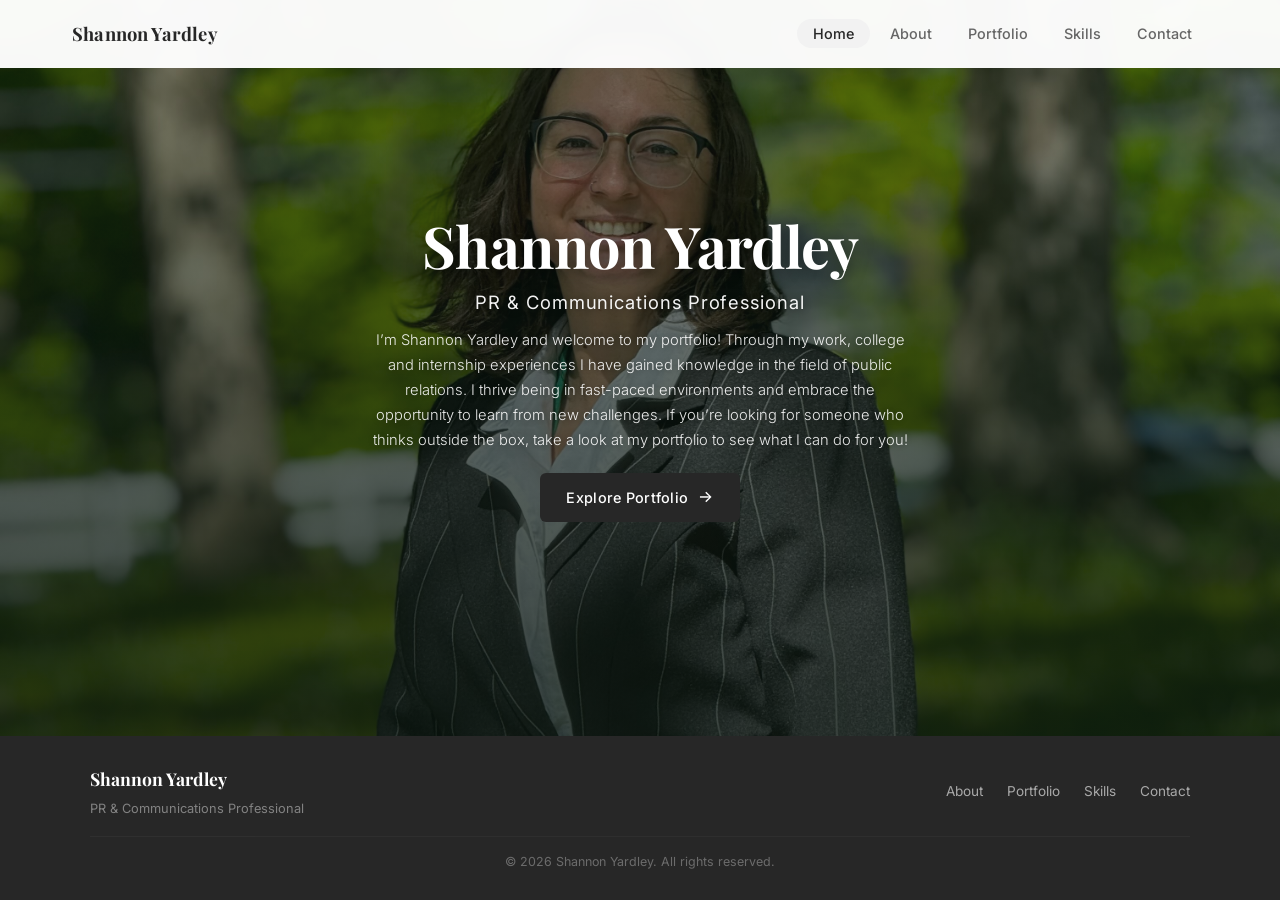
<file: index.html>
<!DOCTYPE html>
<html lang="en">
<head>
  <meta charset="UTF-8" />
  <meta name="viewport" content="width=device-width, initial-scale=1.0" />
  <title>Shannon Yardley — PR & Communications Professional</title>
  <link rel="icon" href="assets/images/favicon.ico" type="image/x-icon">
  <meta name="description" content="Portfolio of Shannon Yardley, PR & Communications Professional. Crafting compelling narratives and building strategic relationships." />

  <!-- Canonical -->
  <link rel="canonical" href="https://shannonyardley.com/" />

  <!-- Open Graph -->
  <meta property="og:type"        content="website" />
  <meta property="og:url"         content="https://shannonyardley.com/" />
  <meta property="og:title"       content="Shannon Yardley — PR & Communications Professional" />
  <meta property="og:description" content="Portfolio of Shannon Yardley, PR & Communications Professional. Crafting compelling narratives and building strategic relationships." />
  <meta property="og:image"       content="https://shannonyardley.com/assets/images/hero.jpg" />
  <meta property="og:image:width"  content="1200" />
  <meta property="og:image:height" content="630" />

  <!-- Twitter Card -->
  <meta name="twitter:card"        content="summary_large_image" />
  <meta name="twitter:title"       content="Shannon Yardley — PR & Communications Professional" />
  <meta name="twitter:description" content="Portfolio of Shannon Yardley, PR & Communications Professional. Crafting compelling narratives and building strategic relationships." />
  <meta name="twitter:image"       content="https://shannonyardley.com/assets/images/hero.jpg" />

  <!-- JSON-LD Person Schema -->
  <script type="application/ld+json">
  {
    "@context": "https://schema.org",
    "@type": "Person",
    "name": "Shannon Yardley",
    "url": "https://shannonyardley.com",
    "jobTitle": "PR & Communications Professional",
    "description": "Communications professional specializing in public relations, strategic storytelling, press releases, social media, and brand communications.",
    "alumniOf": {
      "@type": "CollegeOrUniversity",
      "name": "Purdue University Northwest"
    },
    "knowsAbout": ["Public Relations", "Communications", "AP Style Writing", "Press Releases", "Social Media", "Advertising"],
    "sameAs": [
      "https://www.linkedin.com/in/shannon-yardley/"
    ]
  }
  </script>

  <link rel="stylesheet" href="css/style.css" />
</head>
<body>

  <!-- NAVBAR -->
  <nav class="navbar" aria-label="Main navigation">
    <div class="nav-container">
      <a href="index.html" class="nav-logo">Shannon Yardley</a>
      <button type="button" class="nav-toggle" aria-label="Toggle navigation" aria-expanded="false">
        <span></span><span></span><span></span>
      </button>
      <ul class="nav-links" role="list">
        <li><a href="index.html" class="active">Home</a></li>
        <li><a href="about.html">About</a></li>
        <li><a href="portfolio/index.html">Portfolio</a></li>
        <li><a href="skills.html">Skills</a></li>
        <li><a href="contact.html">Contact</a></li>
      </ul>
    </div>
  </nav>

  <!-- HERO -->
  <section class="hero" aria-label="Introduction">
    <div class="hero-bg" role="img" aria-label="Shannon Yardley professional photo"></div>
    <div class="hero-overlay"></div>
    <div class="hero-content">
      <h1>Shannon Yardley</h1>
      <p class="tagline">PR &amp; Communications Professional</p>
      <p class="description">
        I’m Shannon Yardley and welcome to my portfolio! Through my work, college and internship experiences I have gained knowledge in the field of public relations. I thrive being in fast-paced environments and embrace the opportunity to learn from new challenges. If you’re looking for someone who thinks outside the box, take a look at my portfolio to see what I can do for you!
      </p>
      <a href="portfolio/index.html" class="btn btn-dark">
        Explore Portfolio <span class="arrow">→</span>
      </a>
    </div>
  </section>

  <!-- FOOTER -->
  <footer class="footer">
    <div class="footer-inner">
      <div>
        <div class="footer-brand">Shannon Yardley</div>
        <div class="footer-tagline">PR &amp; Communications Professional</div>
      </div>
      <nav class="footer-links" aria-label="Footer navigation">
        <a href="about.html">About</a>
        <a href="portfolio/index.html">Portfolio</a>
        <a href="skills.html">Skills</a>
        <a href="contact.html">Contact</a>
      </nav>
    </div>
    <p class="footer-copy">&copy; <span id="year"></span> Shannon Yardley. All rights reserved.</p>
  </footer>

  <script src="js/main.js"></script>
  <script>document.getElementById('year').textContent = new Date().getFullYear();</script>
</body>
</html>
</file>
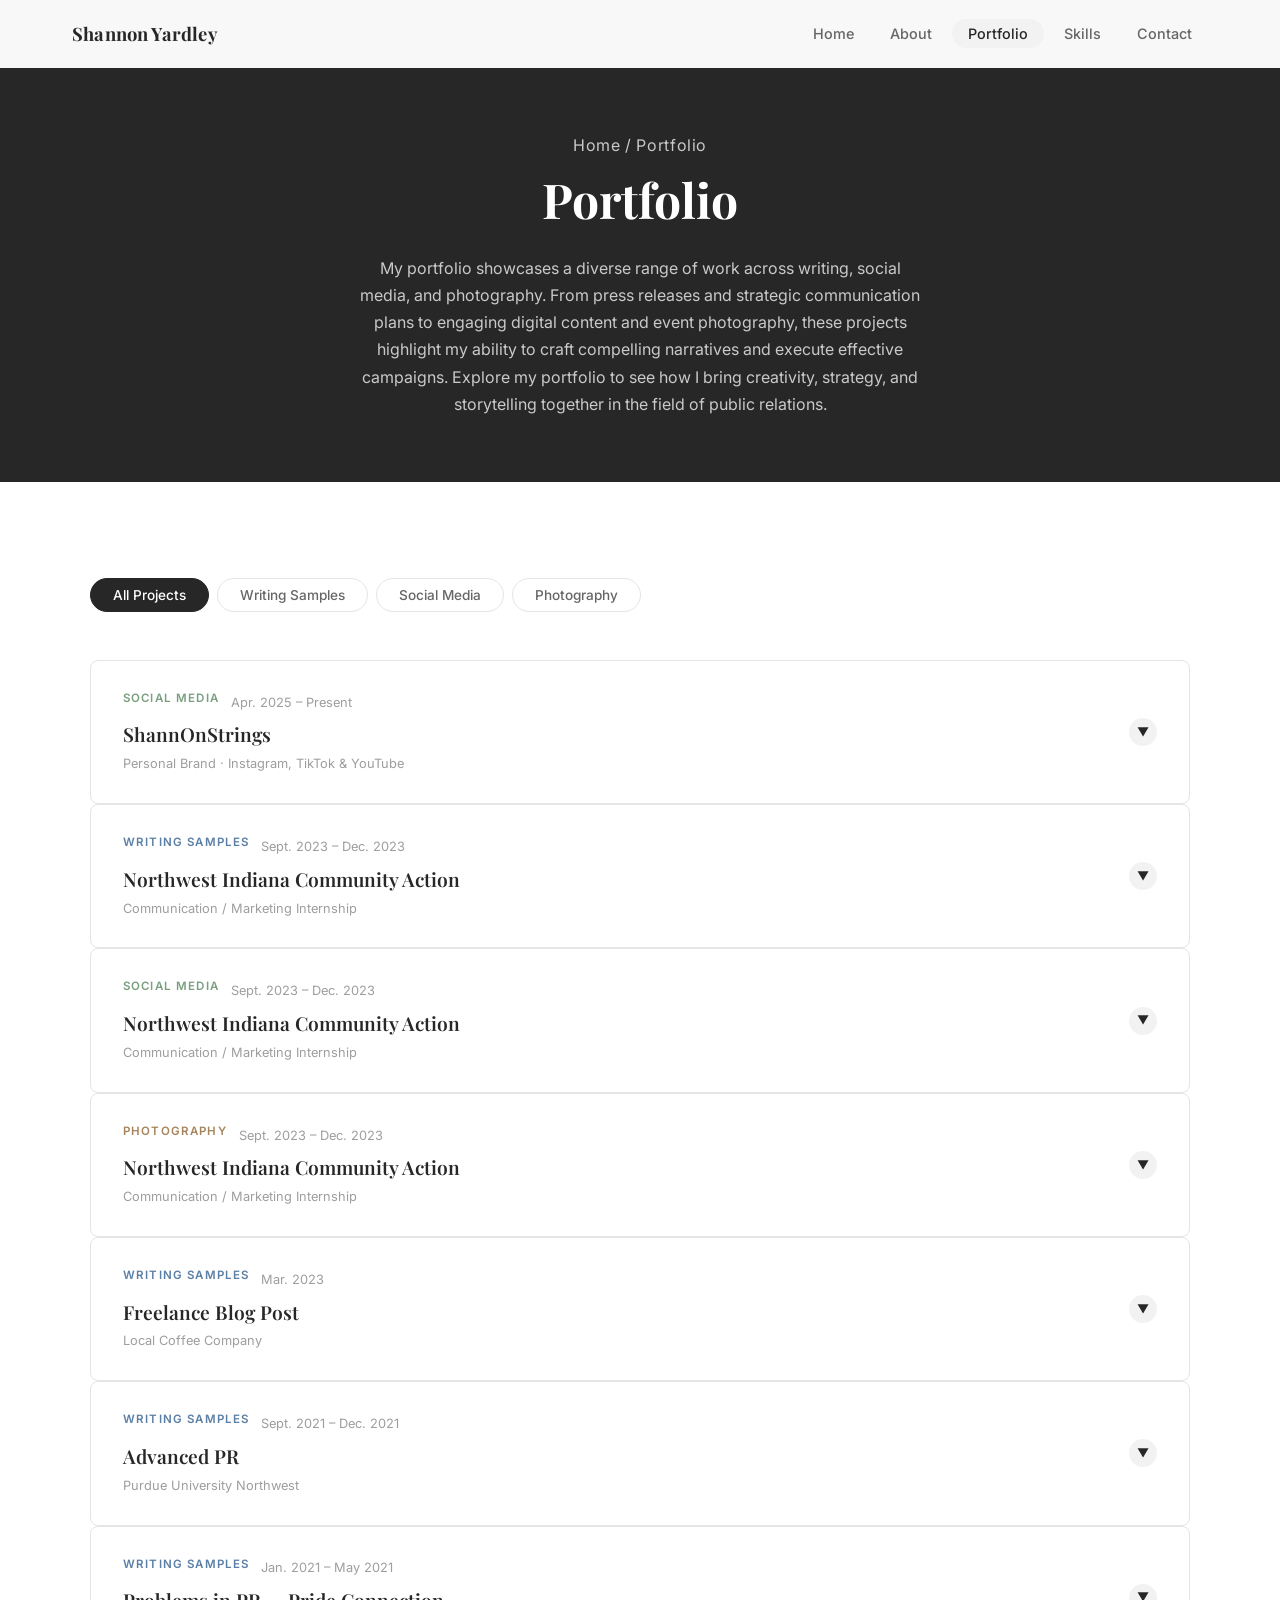
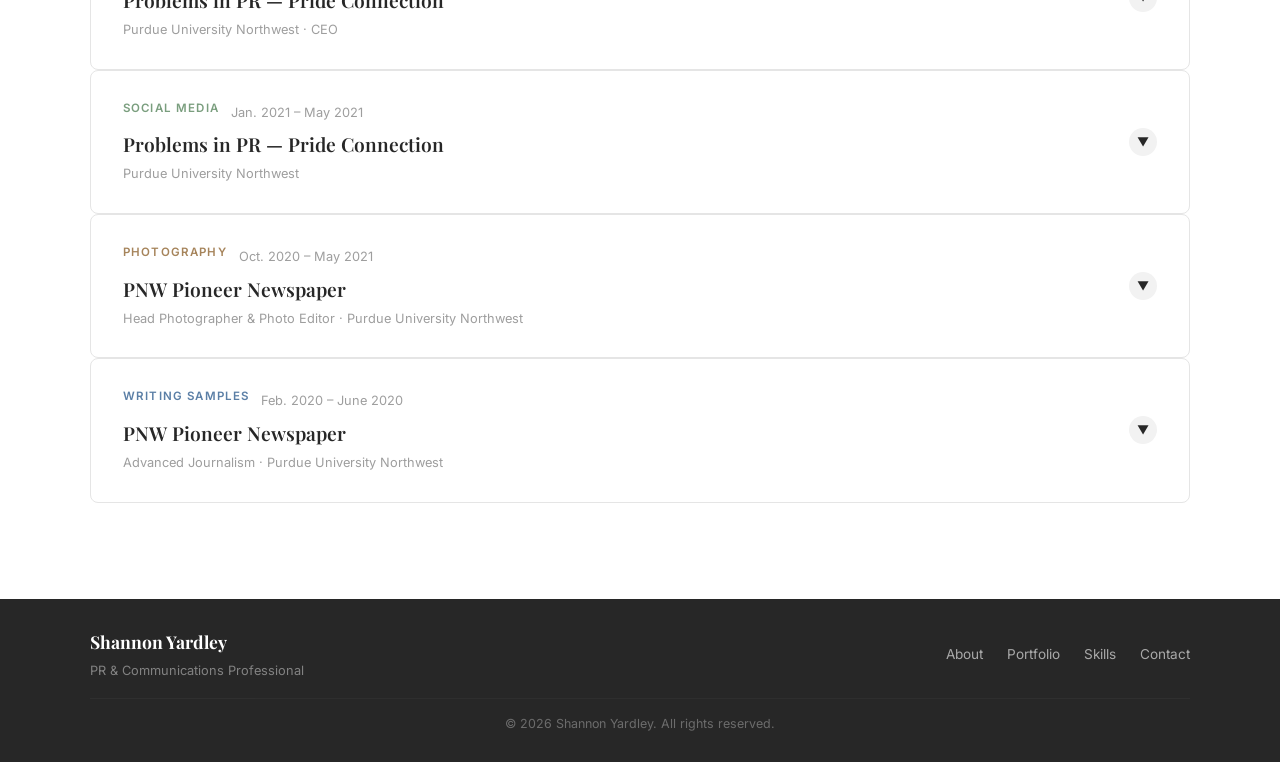
<file: portfolio/index.html>
<!DOCTYPE html>
<html lang="en">
<head>
  <meta charset="UTF-8" />
  <meta name="viewport" content="width=device-width, initial-scale=1.0" />
  <title>Portfolio — Shannon Yardley</title>
  <link rel="icon" href="../assets/images/favicon.ico" type="image/x-icon">
  <meta name="description" content="Shannon Yardley's portfolio — writing samples, social media work, and photography." />

  <!-- Canonical -->
  <link rel="canonical" href="https://shannonyardley.com/portfolio/" />

  <!-- Open Graph -->
  <meta property="og:type"        content="website" />
  <meta property="og:url"         content="https://shannonyardley.com/portfolio/" />
  <meta property="og:title"       content="Portfolio — Shannon Yardley" />
  <meta property="og:description" content="Shannon Yardley's portfolio — writing samples, social media work, and photography." />
  <meta property="og:image"       content="https://shannonyardley.com/assets/images/hero.jpg" />

  <!-- Twitter Card -->
  <meta name="twitter:card"        content="summary_large_image" />
  <meta name="twitter:title"       content="Portfolio — Shannon Yardley" />
  <meta name="twitter:description" content="Shannon Yardley's portfolio — writing samples, social media work, and photography." />
  <meta name="twitter:image"       content="https://shannonyardley.com/assets/images/hero.jpg" />

  <link rel="stylesheet" href="../css/style.css" />
  <style>
    /* ── Filter tabs ── */
    .filter-bar {
      display: flex;
      flex-wrap: wrap;
      gap: 8px;
      margin-bottom: 48px;
    }

    .filter-btn {
      padding: 8px 22px;
      border-radius: 100px;
      border: 1.5px solid var(--gray-200);
      background: transparent;
      font-family: var(--font-sans);
      font-size: 0.85rem;
      font-weight: 500;
      color: var(--gray-600);
      cursor: pointer;
      transition: all var(--transition);
    }

    .filter-btn:hover {
      border-color: var(--navy);
      color: var(--navy);
    }

    .filter-btn.active {
      background: var(--navy);
      border-color: var(--navy);
      color: var(--white);
    }

    /* ── Project items ── */
    .project-item {
      display: block;
      transition: opacity 0.25s ease, transform 0.25s ease;
    }

    .project-item.hidden {
      display: none;
    }

    /* ── Category colour accents ── */
    .tag-writing   { color: #5B7FA6; }
    .tag-social    { color: #7A9E7E; }
    .tag-photography { color: #A6845B; }

    /* ── Download grid ── */
    .project-downloads {
      display: flex;
      flex-wrap: wrap;
      gap: 10px;
      margin-top: 16px;
      padding-top: 16px;
      border-top: 1px solid var(--gray-200);
    }

    /* ── Collapsible body ── */
    .project-toggle {
      width: 100%;
      background: none;
      border: none;
      display: flex;
      align-items: center;
      justify-content: space-between;
      cursor: pointer;
      padding: 28px 32px;
      text-align: left;
      gap: 16px;
    }

    .project-toggle:focus-visible {
      outline: 2px solid var(--navy);
      outline-offset: -2px;
    }

    .toggle-left {
      display: flex;
      flex-direction: column;
      gap: 6px;
    }

    .toggle-title {
      font-family: var(--font-serif);
      font-size: 1.2rem;
      font-weight: 600;
      color: var(--navy);
      line-height: 1.3;
    }

    .toggle-meta {
      display: flex;
      flex-wrap: wrap;
      gap: 12px;
      font-size: 0.8rem;
      color: var(--gray-400);
      align-items: center;
    }

    .toggle-chevron {
      flex-shrink: 0;
      width: 28px;
      height: 28px;
      border-radius: 50%;
      background: var(--gray-100);
      display: flex;
      align-items: center;
      justify-content: center;
      transition: transform var(--transition), background var(--transition);
      font-size: 0.75rem;
      color: var(--navy);
    }

    .project-item.open .toggle-chevron {
      transform: rotate(180deg);
      background: var(--navy);
      color: var(--white);
    }

    .project-body {
      max-height: 0;
      overflow: hidden;
      transition: max-height 0.35s ease;
    }

    .project-body-inner {
      padding: 0 32px 28px;
      border-top: 1px solid var(--gray-200);
    }

    .project-body-inner p {
      font-size: 0.95rem;
      color: var(--gray-600);
      line-height: 1.85;
      margin-top: 20px;
    }

    /* ── Download button ── */
    .download-btn {
      display: inline-flex;
      align-items: center;
      gap: 7px;
      padding: 9px 18px;
      background: var(--off-white);
      border: 1px solid var(--gray-200);
      border-radius: 6px;
      font-size: 0.82rem;
      font-weight: 500;
      color: var(--navy);
      text-decoration: none;
      transition: background var(--transition), border-color var(--transition), color var(--transition);
      cursor: pointer;
    }

    .download-btn:hover {
      background: var(--navy);
      color: var(--white);
      border-color: var(--navy);
    }

    @media (max-width: 600px) {
      .project-toggle { padding: 20px; }
      .project-body-inner { padding: 0 20px 20px; }
    }
  </style>
</head>
<body>

  <!-- NAVBAR -->
  <nav class="navbar" aria-label="Main navigation">
    <div class="nav-container">
      <a href="../index.html" class="nav-logo">Shannon Yardley</a>
      <button type="button" class="nav-toggle" aria-label="Toggle navigation" aria-expanded="false">
        <span></span><span></span><span></span>
      </button>
      <ul class="nav-links" role="list">
        <li><a href="../index.html">Home</a></li>
        <li><a href="../about.html">About</a></li>
        <li><a href="index.html" class="active">Portfolio</a></li>
        <li><a href="../skills.html">Skills</a></li>
        <li><a href="../contact.html">Contact</a></li>
      </ul>
    </div>
  </nav>

  <!-- PAGE HEADER -->
  <header class="page-header">
    <p class="breadcrumb"><a href="../index.html">Home</a> / Portfolio</p>
    <h1>Portfolio</h1>
    <p>My portfolio showcases a diverse range of work across writing, social media, and photography. From press releases and strategic communication plans to engaging digital content and event photography, these projects highlight my ability to craft compelling narratives and execute effective campaigns. Explore my portfolio to see how I bring creativity, strategy, and storytelling together in the field of public relations.</p>
  </header>

  <!-- PORTFOLIO CONTENT -->
  <section class="section">
    <div class="container">

      <!-- Filter bar -->
      <div class="filter-bar" role="group" aria-label="Filter by category">
        <button class="filter-btn active" data-filter="all">All Projects</button>
        <button class="filter-btn" data-filter="writing">Writing Samples</button>
        <button class="filter-btn" data-filter="social">Social Media</button>
        <button class="filter-btn" data-filter="photography">Photography</button>
      </div>

      <!-- ════════════════════════════════
           SOCIAL MEDIA
           ════════════════════════════════ -->

      <!-- 1. ShannOnStrings — Social Media (most recent) -->
      <article class="project-item" data-category="social">
        <div class="project-toggle" aria-expanded="false">
          <div class="toggle-left">
            <div class="toggle-meta">
              <span class="portfolio-card-tag tag-social">Social Media</span>
              <span>Apr. 2025 – Present</span>
            </div>
            <div class="toggle-title">ShannOnStrings</div>
            <div class="toggle-meta">Personal Brand · Instagram, TikTok &amp; YouTube</div>
          </div>
          <div class="toggle-chevron" aria-hidden="true">▼</div>
        </div>
        <div class="project-body" role="region">
          <div class="project-body-inner">
            <p>
              Building and growing a personal brand centered around violin performance across Instagram,
              TikTok, and YouTube. Content is crafted with platform-specific optimization in mind —
              from video pacing and audio quality to trending formats and audience engagement strategy.
              A top post reached 19,000 views on Instagram.
            </p>
            <div class="project-downloads">
              <a href="https://www.instagram.com/shannonstrings" class="download-btn" target="_blank" rel="noopener noreferrer">
                <svg width="14" height="14" viewBox="0 0 24 24" fill="none" stroke="currentColor" stroke-width="2.5" stroke-linecap="round" stroke-linejoin="round" aria-hidden="true"><path d="M18 13v6a2 2 0 0 1-2 2H5a2 2 0 0 1-2-2V8a2 2 0 0 1 2-2h6"/><polyline points="15 3 21 3 21 9"/><line x1="10" y1="14" x2="21" y2="3"/></svg>
                Instagram
              </a>
              <a href="https://www.tiktok.com/@shannonstrings" class="download-btn" target="_blank" rel="noopener noreferrer">
                <svg width="14" height="14" viewBox="0 0 24 24" fill="none" stroke="currentColor" stroke-width="2.5" stroke-linecap="round" stroke-linejoin="round" aria-hidden="true"><path d="M18 13v6a2 2 0 0 1-2 2H5a2 2 0 0 1-2-2V8a2 2 0 0 1 2-2h6"/><polyline points="15 3 21 3 21 9"/><line x1="10" y1="14" x2="21" y2="3"/></svg>
                TikTok
              </a>
              <a href="https://youtube.com/@shannonstrings" class="download-btn" target="_blank" rel="noopener noreferrer">
                <svg width="14" height="14" viewBox="0 0 24 24" fill="none" stroke="currentColor" stroke-width="2.5" stroke-linecap="round" stroke-linejoin="round" aria-hidden="true"><path d="M18 13v6a2 2 0 0 1-2 2H5a2 2 0 0 1-2-2V8a2 2 0 0 1 2-2h6"/><polyline points="15 3 21 3 21 9"/><line x1="10" y1="14" x2="21" y2="3"/></svg>
                YouTube
              </a>
            </div>
          </div>
        </div>
      </article>

      <!-- ════════════════════════════════
           WRITING SAMPLES
           ════════════════════════════════ -->

      <!-- 2. NWICA — Writing -->
      <article class="project-item" data-category="writing">
        <div class="project-toggle" aria-expanded="false">
          <div class="toggle-left">
            <div class="toggle-meta">
              <span class="portfolio-card-tag tag-writing">Writing Samples</span>
              <span>Sept. 2023 – Dec. 2023</span>
            </div>
            <div class="toggle-title">Northwest Indiana Community Action</div>
            <div class="toggle-meta">Communication / Marketing Internship</div>
          </div>
          <div class="toggle-chevron" aria-hidden="true">▼</div>
        </div>
        <div class="project-body" role="region">
          <div class="project-body-inner">
            <p>
              As the Communication/Marketing Intern at Northwest Indiana Community Action, I was responsible
              for the development of comprehensive PowerPoint presentations through research on the variety
              of programs offered. I created flyers, press releases, emails directed towards
              exhibitors/vendors, internal newsletters, and designed a donor journey email strategy.
            </p>
            <div class="project-downloads">
              <a href="../assets/downloads/Northwest_Indiana_Community_Action_Donor_Journey.pdf" class="download-btn" download>
                <svg width="14" height="14" viewBox="0 0 24 24" fill="none" stroke="currentColor" stroke-width="2.5" stroke-linecap="round" stroke-linejoin="round" aria-hidden="true"><path d="M21 15v4a2 2 0 0 1-2 2H5a2 2 0 0 1-2-2v-4"/><polyline points="7 10 12 15 17 10"/><line x1="12" y1="15" x2="12" y2="3"/></svg>
                Donor Journey
              </a>
              <a href="../assets/downloads/Northwest_Indiana_Community_Action_Email.pdf" class="download-btn" download>
                <svg width="14" height="14" viewBox="0 0 24 24" fill="none" stroke="currentColor" stroke-width="2.5" stroke-linecap="round" stroke-linejoin="round" aria-hidden="true"><path d="M21 15v4a2 2 0 0 1-2 2H5a2 2 0 0 1-2-2v-4"/><polyline points="7 10 12 15 17 10"/><line x1="12" y1="15" x2="12" y2="3"/></svg>
                Press Email
              </a>
              <a href="../assets/downloads/Northwest_Indiana_Community_Action_Internal_Newsletter.pdf" class="download-btn" download>
                <svg width="14" height="14" viewBox="0 0 24 24" fill="none" stroke="currentColor" stroke-width="2.5" stroke-linecap="round" stroke-linejoin="round" aria-hidden="true"><path d="M21 15v4a2 2 0 0 1-2 2H5a2 2 0 0 1-2-2v-4"/><polyline points="7 10 12 15 17 10"/><line x1="12" y1="15" x2="12" y2="3"/></svg>
                Internal Newsletter
              </a>
              <a href="../assets/downloads/Northwest_Indiana_Community_Action_PowerPoints.pdf" class="download-btn" download>
                <svg width="14" height="14" viewBox="0 0 24 24" fill="none" stroke="currentColor" stroke-width="2.5" stroke-linecap="round" stroke-linejoin="round" aria-hidden="true"><path d="M21 15v4a2 2 0 0 1-2 2H5a2 2 0 0 1-2-2v-4"/><polyline points="7 10 12 15 17 10"/><line x1="12" y1="15" x2="12" y2="3"/></svg>
                PowerPoints
              </a>
              <a href="../assets/downloads/Northwest_Indiana_Community_Action_Press_Releases.pdf" class="download-btn" download>
                <svg width="14" height="14" viewBox="0 0 24 24" fill="none" stroke="currentColor" stroke-width="2.5" stroke-linecap="round" stroke-linejoin="round" aria-hidden="true"><path d="M21 15v4a2 2 0 0 1-2 2H5a2 2 0 0 1-2-2v-4"/><polyline points="7 10 12 15 17 10"/><line x1="12" y1="15" x2="12" y2="3"/></svg>
                Press Releases
              </a>
            </div>
          </div>
        </div>
      </article>

      <!-- 3. NWICA — Social Media -->
      <article class="project-item" data-category="social">
        <div class="project-toggle" aria-expanded="false">
          <div class="toggle-left">
            <div class="toggle-meta">
              <span class="portfolio-card-tag tag-social">Social Media</span>
              <span>Sept. 2023 – Dec. 2023</span>
            </div>
            <div class="toggle-title">Northwest Indiana Community Action</div>
            <div class="toggle-meta">Communication / Marketing Internship</div>
          </div>
          <div class="toggle-chevron" aria-hidden="true">▼</div>
        </div>
        <div class="project-body" role="region">
          <div class="project-body-inner">
            <p>
              Social media posts were created and approved by the Communication Manager on monthly deadlines.
              The portfolio includes drafted posts for future months and events, demonstrating content planning
              and brand voice consistency across platforms.
            </p>
            <div class="project-downloads">
              <a href="../assets/downloads/Northwest_Indiana_Community_Action_Conference_Draft_Posts.pdf" class="download-btn" download>
                <svg width="14" height="14" viewBox="0 0 24 24" fill="none" stroke="currentColor" stroke-width="2.5" stroke-linecap="round" stroke-linejoin="round" aria-hidden="true"><path d="M21 15v4a2 2 0 0 1-2 2H5a2 2 0 0 1-2-2v-4"/><polyline points="7 10 12 15 17 10"/><line x1="12" y1="15" x2="12" y2="3"/></svg>
                Conference Draft Posts
              </a>
              <a href="../assets/downloads/Northwest_Indiana_Community_Action_Drafted_Posts.pdf" class="download-btn" download>
                <svg width="14" height="14" viewBox="0 0 24 24" fill="none" stroke="currentColor" stroke-width="2.5" stroke-linecap="round" stroke-linejoin="round" aria-hidden="true"><path d="M21 15v4a2 2 0 0 1-2 2H5a2 2 0 0 1-2-2v-4"/><polyline points="7 10 12 15 17 10"/><line x1="12" y1="15" x2="12" y2="3"/></svg>
                Drafted Posts
              </a>
              <a href="../assets/downloads/Northwest_Indiana_Community_Action_Social_Media.pdf" class="download-btn" download>
                <svg width="14" height="14" viewBox="0 0 24 24" fill="none" stroke="currentColor" stroke-width="2.5" stroke-linecap="round" stroke-linejoin="round" aria-hidden="true"><path d="M21 15v4a2 2 0 0 1-2 2H5a2 2 0 0 1-2-2v-4"/><polyline points="7 10 12 15 17 10"/><line x1="12" y1="15" x2="12" y2="3"/></svg>
                Social Media Overview
              </a>
            </div>
          </div>
        </div>
      </article>

      <!-- ════════════════════════════════
           PHOTOGRAPHY
           ════════════════════════════════ -->

      <!-- 4. NWICA — Photography -->
      <article class="project-item" data-category="photography">
        <div class="project-toggle" aria-expanded="false">
          <div class="toggle-left">
            <div class="toggle-meta">
              <span class="portfolio-card-tag tag-photography">Photography</span>
              <span>Sept. 2023 – Dec. 2023</span>
            </div>
            <div class="toggle-title">Northwest Indiana Community Action</div>
            <div class="toggle-meta">Communication / Marketing Internship</div>
          </div>
          <div class="toggle-chevron" aria-hidden="true">▼</div>
        </div>
        <div class="project-body" role="region">
          <div class="project-body-inner">
            <p>
              As an intern for NWICA, I was assigned to photograph events. Displayed are photos from
              the Reimagine Conference in 2023 of the guest speakers.
            </p>
            <div class="project-downloads">
              <a href="../assets/downloads/Northwest_Indiana_Community_Action_Photography.pdf" class="download-btn" download>
                <svg width="14" height="14" viewBox="0 0 24 24" fill="none" stroke="currentColor" stroke-width="2.5" stroke-linecap="round" stroke-linejoin="round" aria-hidden="true"><path d="M21 15v4a2 2 0 0 1-2 2H5a2 2 0 0 1-2-2v-4"/><polyline points="7 10 12 15 17 10"/><line x1="12" y1="15" x2="12" y2="3"/></svg>
                Photography
              </a>
            </div>
          </div>
        </div>
      </article>

      <!-- 5. Freelance Blog Post -->
      <article class="project-item" data-category="writing">
        <div class="project-toggle" aria-expanded="false">
          <div class="toggle-left">
            <div class="toggle-meta">
              <span class="portfolio-card-tag tag-writing">Writing Samples</span>
              <span>Mar. 2023</span>
            </div>
            <div class="toggle-title">Freelance Blog Post</div>
            <div class="toggle-meta">Local Coffee Company</div>
          </div>
          <div class="toggle-chevron" aria-hidden="true">▼</div>
        </div>
        <div class="project-body" role="region">
          <div class="project-body-inner">
            <p>
              A commissioned blog post for a local coffee company examining the physiological effects of
              coffee consumption, presented in a pros and cons format.
            </p>
            <div class="project-downloads">
              <a href="../assets/downloads/Crema_Blog_Post.pdf" class="download-btn" download>
                <svg width="14" height="14" viewBox="0 0 24 24" fill="none" stroke="currentColor" stroke-width="2.5" stroke-linecap="round" stroke-linejoin="round" aria-hidden="true"><path d="M21 15v4a2 2 0 0 1-2 2H5a2 2 0 0 1-2-2v-4"/><polyline points="7 10 12 15 17 10"/><line x1="12" y1="15" x2="12" y2="3"/></svg>
                Blog Post
              </a>
            </div>
          </div>
        </div>
      </article>

      <!-- 6. Advanced PR -->
      <article class="project-item" data-category="writing">
        <div class="project-toggle" aria-expanded="false">
          <div class="toggle-left">
            <div class="toggle-meta">
              <span class="portfolio-card-tag tag-writing">Writing Samples</span>
              <span>Sept. 2021 – Dec. 2021</span>
            </div>
            <div class="toggle-title">Advanced PR</div>
            <div class="toggle-meta">Purdue University Northwest</div>
          </div>
          <div class="toggle-chevron" aria-hidden="true">▼</div>
        </div>
        <div class="project-body" role="region">
          <div class="project-body-inner">
            <p>
              Independent research on local nonprofits, resulting in a full communications strategy,
              crisis management plan, and publics list. Press releases were published in local newspapers,
              with media reporting documentation included.
            </p>
            <div class="project-downloads">
              <a href="../assets/downloads/Advanced_PR_Communication_Plan.pdf" class="download-btn" download>
                <svg width="14" height="14" viewBox="0 0 24 24" fill="none" stroke="currentColor" stroke-width="2.5" stroke-linecap="round" stroke-linejoin="round" aria-hidden="true"><path d="M21 15v4a2 2 0 0 1-2 2H5a2 2 0 0 1-2-2v-4"/><polyline points="7 10 12 15 17 10"/><line x1="12" y1="15" x2="12" y2="3"/></svg>
                Communications Plan
              </a>
              <a href="../assets/downloads/Advanced_PR_Crisis_Plan.pdf" class="download-btn" download>
                <svg width="14" height="14" viewBox="0 0 24 24" fill="none" stroke="currentColor" stroke-width="2.5" stroke-linecap="round" stroke-linejoin="round" aria-hidden="true"><path d="M21 15v4a2 2 0 0 1-2 2H5a2 2 0 0 1-2-2v-4"/><polyline points="7 10 12 15 17 10"/><line x1="12" y1="15" x2="12" y2="3"/></svg>
                Crisis Plan
              </a>
              <a href="../assets/downloads/Advanced_PR_Media_Report.pdf" class="download-btn" download>
                <svg width="14" height="14" viewBox="0 0 24 24" fill="none" stroke="currentColor" stroke-width="2.5" stroke-linecap="round" stroke-linejoin="round" aria-hidden="true"><path d="M21 15v4a2 2 0 0 1-2 2H5a2 2 0 0 1-2-2v-4"/><polyline points="7 10 12 15 17 10"/><line x1="12" y1="15" x2="12" y2="3"/></svg>
                Media Report
              </a>
              <a href="../assets/downloads/Advanced_PR_Publics_List.pdf" class="download-btn" download>
                <svg width="14" height="14" viewBox="0 0 24 24" fill="none" stroke="currentColor" stroke-width="2.5" stroke-linecap="round" stroke-linejoin="round" aria-hidden="true"><path d="M21 15v4a2 2 0 0 1-2 2H5a2 2 0 0 1-2-2v-4"/><polyline points="7 10 12 15 17 10"/><line x1="12" y1="15" x2="12" y2="3"/></svg>
                Publics List
              </a>
              <a href="../assets/downloads/Advanced_PR_Published_Press_Releases.pdf" class="download-btn" download>
                <svg width="14" height="14" viewBox="0 0 24 24" fill="none" stroke="currentColor" stroke-width="2.5" stroke-linecap="round" stroke-linejoin="round" aria-hidden="true"><path d="M21 15v4a2 2 0 0 1-2 2H5a2 2 0 0 1-2-2v-4"/><polyline points="7 10 12 15 17 10"/><line x1="12" y1="15" x2="12" y2="3"/></svg>
                Published Press Releases
              </a>
            </div>
          </div>
        </div>
      </article>

      <!-- 7. Pride Connection — Writing -->
      <article class="project-item" data-category="writing">
        <div class="project-toggle" aria-expanded="false">
          <div class="toggle-left">
            <div class="toggle-meta">
              <span class="portfolio-card-tag tag-writing">Writing Samples</span>
              <span>Jan. 2021 – May 2021</span>
            </div>
            <div class="toggle-title">Problems in PR — Pride Connection</div>
            <div class="toggle-meta">Purdue University Northwest · CEO</div>
          </div>
          <div class="toggle-chevron" aria-hidden="true">▼</div>
        </div>
        <div class="project-body" role="region">
          <div class="project-body-inner">
            <p>
              A Purdue University Northwest course where students ran a PR consulting firm. I served as CEO,
              managing 18 consultants and coordinating a 500-page communication audit book for Pride Connection.
              Responsibilities included internal and external communication audits, client presentations,
              and grammatical editing of all deliverables.
            </p>
            <div class="project-downloads">
              <a href="../assets/downloads/Pride_Connection_Business_cardbrochure_and_audit_book.pdf" class="download-btn" download>
                <svg width="14" height="14" viewBox="0 0 24 24" fill="none" stroke="currentColor" stroke-width="2.5" stroke-linecap="round" stroke-linejoin="round" aria-hidden="true"><path d="M21 15v4a2 2 0 0 1-2 2H5a2 2 0 0 1-2-2v-4"/><polyline points="7 10 12 15 17 10"/><line x1="12" y1="15" x2="12" y2="3"/></svg>
                Business Card, Brochure &amp; Audit Book
              </a>
              <a href="../assets/downloads/Pride_Connection_Duty_as_CEO.pdf" class="download-btn" download>
                <svg width="14" height="14" viewBox="0 0 24 24" fill="none" stroke="currentColor" stroke-width="2.5" stroke-linecap="round" stroke-linejoin="round" aria-hidden="true"><path d="M21 15v4a2 2 0 0 1-2 2H5a2 2 0 0 1-2-2v-4"/><polyline points="7 10 12 15 17 10"/><line x1="12" y1="15" x2="12" y2="3"/></svg>
                Duty as CEO
              </a>
              <a href="../assets/downloads/Pride_Connection_Final_Client_Presentation.pdf" class="download-btn" download>
                <svg width="14" height="14" viewBox="0 0 24 24" fill="none" stroke="currentColor" stroke-width="2.5" stroke-linecap="round" stroke-linejoin="round" aria-hidden="true"><path d="M21 15v4a2 2 0 0 1-2 2H5a2 2 0 0 1-2-2v-4"/><polyline points="7 10 12 15 17 10"/><line x1="12" y1="15" x2="12" y2="3"/></svg>
                Final Client Presentation
              </a>
              <a href="../assets/downloads/Pride_Connection_Surveys.pdf" class="download-btn" download>
                <svg width="14" height="14" viewBox="0 0 24 24" fill="none" stroke="currentColor" stroke-width="2.5" stroke-linecap="round" stroke-linejoin="round" aria-hidden="true"><path d="M21 15v4a2 2 0 0 1-2 2H5a2 2 0 0 1-2-2v-4"/><polyline points="7 10 12 15 17 10"/><line x1="12" y1="15" x2="12" y2="3"/></svg>
                Surveys
              </a>
            </div>
          </div>
        </div>
      </article>

      <!-- 8. Pride Connection — Social Media -->
      <article class="project-item" data-category="social">
        <div class="project-toggle" aria-expanded="false">
          <div class="toggle-left">
            <div class="toggle-meta">
              <span class="portfolio-card-tag tag-social">Social Media</span>
              <span>Jan. 2021 – May 2021</span>
            </div>
            <div class="toggle-title">Problems in PR — Pride Connection</div>
            <div class="toggle-meta">Purdue University Northwest</div>
          </div>
          <div class="toggle-chevron" aria-hidden="true">▼</div>
        </div>
        <div class="project-body" role="region">
          <div class="project-body-inner">
            <p>
              As part of a student-run PR consulting firm, the team conducted internal and external
              communication audits for PNW Information Services during the pandemic. Informative social
              media posts were created to highlight team members and communicate audit findings.
            </p>
            <div class="project-downloads">
              <a href="../assets/downloads/Pride_Connection_Social_Media.pdf" class="download-btn" download>
                <svg width="14" height="14" viewBox="0 0 24 24" fill="none" stroke="currentColor" stroke-width="2.5" stroke-linecap="round" stroke-linejoin="round" aria-hidden="true"><path d="M21 15v4a2 2 0 0 1-2 2H5a2 2 0 0 1-2-2v-4"/><polyline points="7 10 12 15 17 10"/><line x1="12" y1="15" x2="12" y2="3"/></svg>
                Social Media
              </a>
            </div>
          </div>
        </div>
      </article>

      <!-- 9. PNW Pioneer — Photography -->
      <article class="project-item" data-category="photography">
        <div class="project-toggle" aria-expanded="false">
          <div class="toggle-left">
            <div class="toggle-meta">
              <span class="portfolio-card-tag tag-photography">Photography</span>
              <span>Oct. 2020 – May 2021</span>
            </div>
            <div class="toggle-title">PNW Pioneer Newspaper</div>
            <div class="toggle-meta">Head Photographer &amp; Photo Editor · Purdue University Northwest</div>
          </div>
          <div class="toggle-chevron" aria-hidden="true">▼</div>
        </div>
        <div class="project-body" role="region">
          <div class="project-body-inner">
            <p>
              My role began as a photographer capturing the essence of the school community. Over time,
              I became Head Photographer and Photo Editor, assigning events to students, covering various
              school activities, and using Adobe Lightroom to refine imagery.
            </p>
            <div class="project-downloads">
              <a href="../assets/downloads/PNW_Pioneer_Published_Photography.pdf" class="download-btn" download>
                <svg width="14" height="14" viewBox="0 0 24 24" fill="none" stroke="currentColor" stroke-width="2.5" stroke-linecap="round" stroke-linejoin="round" aria-hidden="true"><path d="M21 15v4a2 2 0 0 1-2 2H5a2 2 0 0 1-2-2v-4"/><polyline points="7 10 12 15 17 10"/><line x1="12" y1="15" x2="12" y2="3"/></svg>
                Published Photography
              </a>
            </div>
          </div>
        </div>
      </article>

      <!-- 10. PNW Pioneer Newspaper — Writing -->
      <article class="project-item" data-category="writing">
        <div class="project-toggle" aria-expanded="false">
          <div class="toggle-left">
            <div class="toggle-meta">
              <span class="portfolio-card-tag tag-writing">Writing Samples</span>
              <span>Feb. 2020 – June 2020</span>
            </div>
            <div class="toggle-title">PNW Pioneer Newspaper</div>
            <div class="toggle-meta">Advanced Journalism · Purdue University Northwest</div>
          </div>
          <div class="toggle-chevron" aria-hidden="true">▼</div>
        </div>
        <div class="project-body" role="region">
          <div class="project-body-inner">
            <p>
              Advanced Journalism coursework involving story ideation, source interviews, and publication
              in the PNW Pioneer Newspaper. Published beats are included below.
            </p>
            <div class="project-downloads">
              <a href="../assets/downloads/PNW_Pioneer_Published_Beats.pdf" class="download-btn" download>
                <svg width="14" height="14" viewBox="0 0 24 24" fill="none" stroke="currentColor" stroke-width="2.5" stroke-linecap="round" stroke-linejoin="round" aria-hidden="true"><path d="M21 15v4a2 2 0 0 1-2 2H5a2 2 0 0 1-2-2v-4"/><polyline points="7 10 12 15 17 10"/><line x1="12" y1="15" x2="12" y2="3"/></svg>
                Published Beats
              </a>
            </div>
          </div>
        </div>
      </article>

    </div>
  </section>

  <!-- FOOTER -->
  <footer class="footer">
    <div class="footer-inner">
      <div>
        <div class="footer-brand">Shannon Yardley</div>
        <div class="footer-tagline">PR &amp; Communications Professional</div>
      </div>
      <nav class="footer-links" aria-label="Footer navigation">
        <a href="../about.html">About</a>
        <a href="index.html">Portfolio</a>
        <a href="../skills.html">Skills</a>
        <a href="../contact.html">Contact</a>
      </nav>
    </div>
    <p class="footer-copy">&copy; <span id="year"></span> Shannon Yardley. All rights reserved.</p>
  </footer>

  <script src="../js/main.js"></script>
  <script>
    document.getElementById('year').textContent = new Date().getFullYear();

    /* ── Filter logic ── */
    const filterBtns = document.querySelectorAll('.filter-btn');
    const projects   = document.querySelectorAll('.project-item');

    filterBtns.forEach(btn => {
      btn.addEventListener('click', () => {
        filterBtns.forEach(b => b.classList.remove('active'));
        btn.classList.add('active');

        const filter = btn.dataset.filter;
        projects.forEach(p => {
          p.classList.toggle('hidden', filter !== 'all' && p.dataset.category !== filter);
        });
      });
    });

    /* ── Accordion logic ── */
    projects.forEach(item => {
      const toggle = item.querySelector('.project-toggle');
      const body   = item.querySelector('.project-body');

      toggle.addEventListener('click', () => {
        const isOpen = item.classList.contains('open');

        // Close all others
        projects.forEach(other => {
          if (other !== item) {
            other.classList.remove('open');
            other.querySelector('.project-toggle').setAttribute('aria-expanded', 'false');
            other.querySelector('.project-body').style.maxHeight = null;
          }
        });

        // Toggle this one
        item.classList.toggle('open', !isOpen);
        toggle.setAttribute('aria-expanded', String(!isOpen));
        body.style.maxHeight = isOpen ? null : body.scrollHeight + 'px';
      });
    });
  </script>
</body>
</html>
</file>
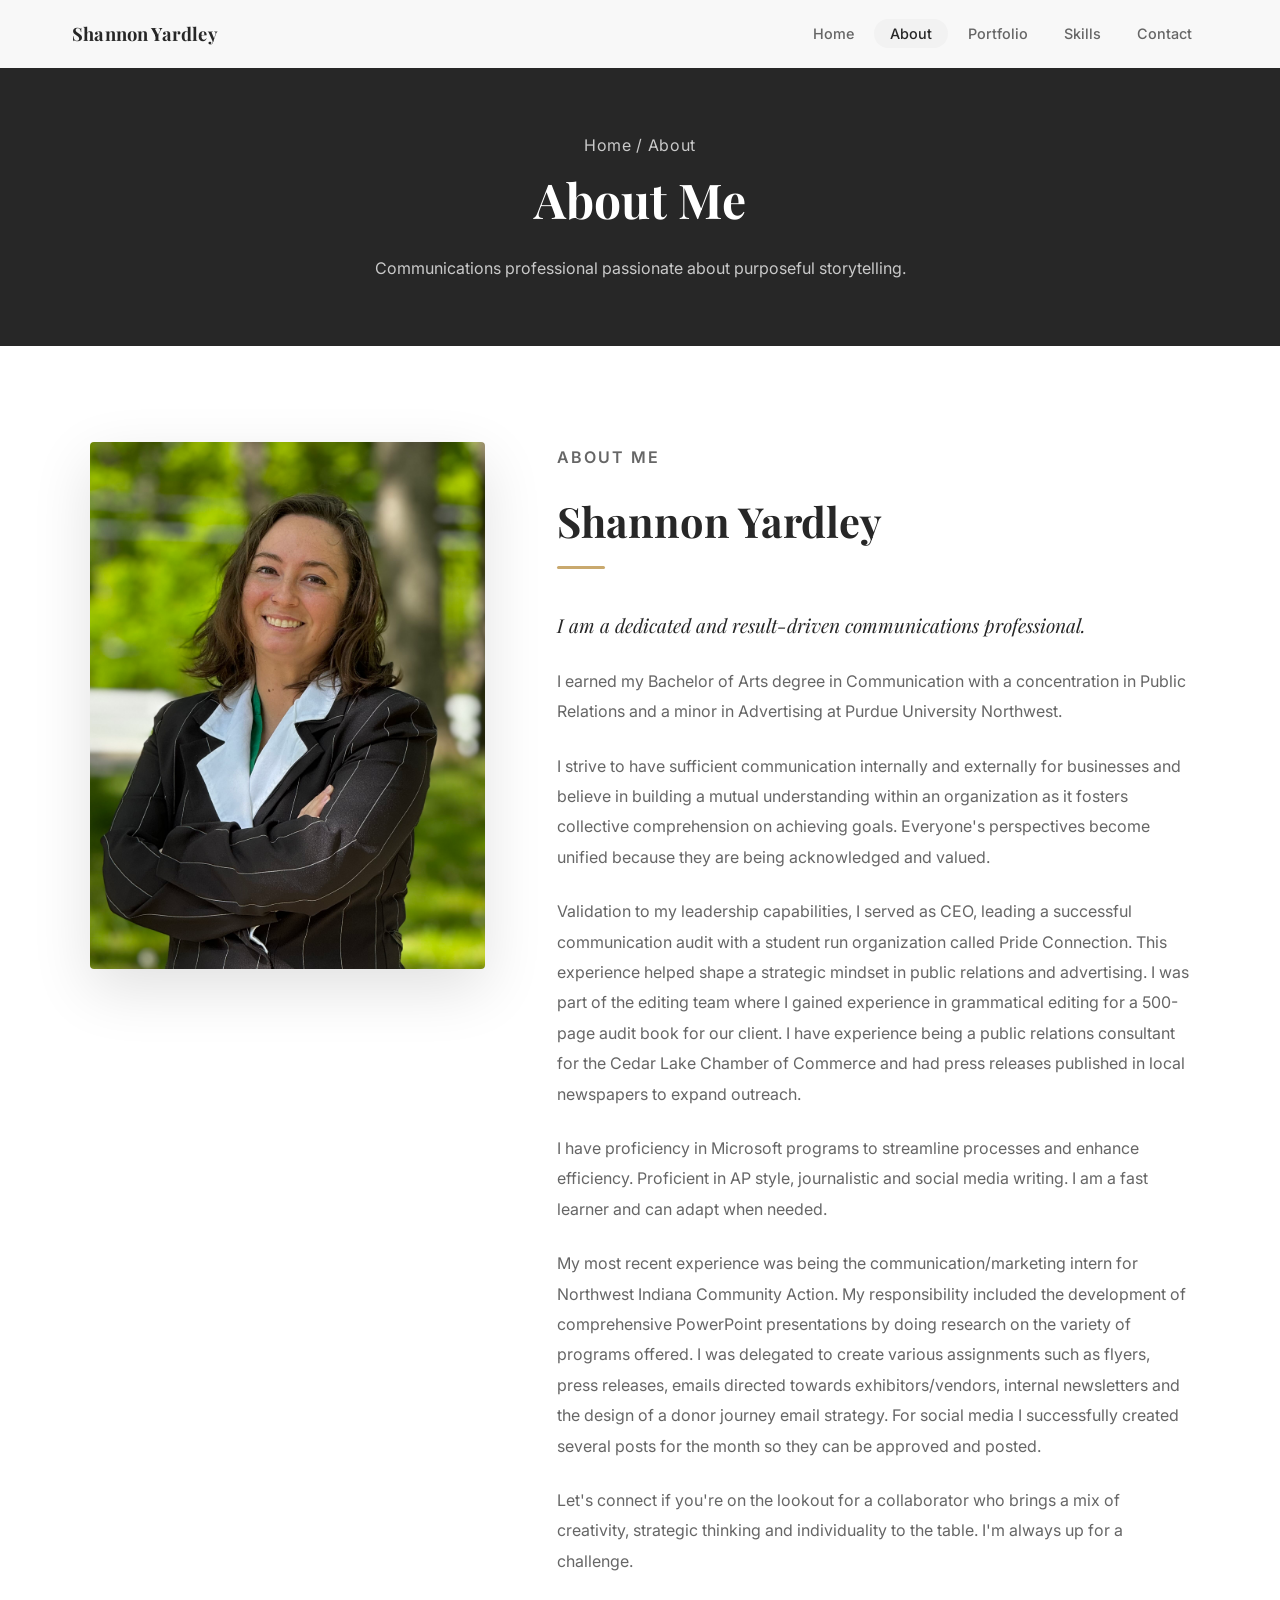
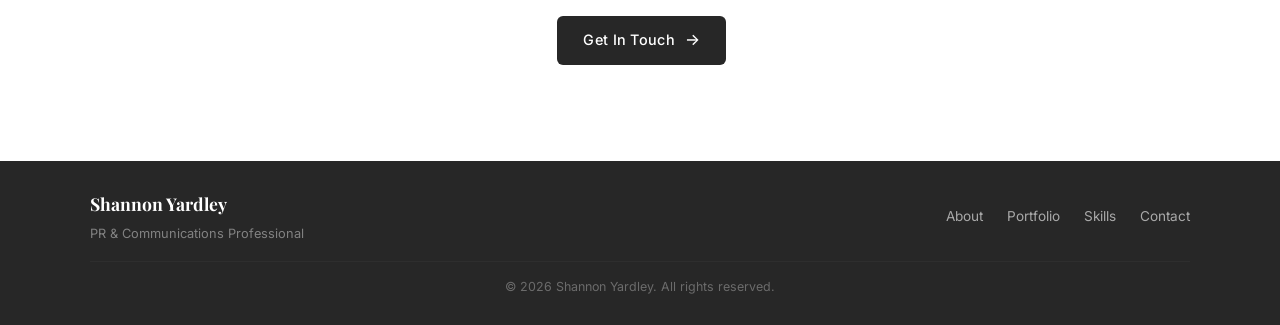
<file: about.html>
<!DOCTYPE html>
<html lang="en">
<head>
  <meta charset="UTF-8" />
  <meta name="viewport" content="width=device-width, initial-scale=1.0" />
  <title>About — Shannon Yardley</title>
  <link rel="icon" href="assets/images/favicon.ico" type="image/x-icon">
  <meta name="description" content="Learn more about Shannon Yardley, a dedicated PR and Communications professional." />

  <!-- Canonical -->
  <link rel="canonical" href="https://shannonyardley.com/about.html" />

  <!-- Open Graph -->
  <meta property="og:type"        content="website" />
  <meta property="og:url"         content="https://shannonyardley.com/about.html" />
  <meta property="og:title"       content="About — Shannon Yardley" />
  <meta property="og:description" content="Learn more about Shannon Yardley, a dedicated PR and Communications professional." />
  <meta property="og:image"       content="https://shannonyardley.com/assets/images/hero.jpg" />

  <!-- Twitter Card -->
  <meta name="twitter:card"        content="summary_large_image" />
  <meta name="twitter:title"       content="About — Shannon Yardley" />
  <meta name="twitter:description" content="Learn more about Shannon Yardley, a dedicated PR and Communications professional." />
  <meta name="twitter:image"       content="https://shannonyardley.com/assets/images/hero.jpg" />

  <link rel="stylesheet" href="css/style.css" />
</head>
<body>

  <!-- NAVBAR -->
  <nav class="navbar" aria-label="Main navigation">
    <div class="nav-container">
      <a href="index.html" class="nav-logo">Shannon Yardley</a>
      <button type="button" class="nav-toggle" aria-label="Toggle navigation" aria-expanded="false">
        <span></span><span></span><span></span>
      </button>
      <ul class="nav-links" role="list">
        <li><a href="index.html">Home</a></li>
        <li><a href="about.html" class="active">About</a></li>
        <li><a href="portfolio/index.html">Portfolio</a></li>
        <li><a href="skills.html">Skills</a></li>
        <li><a href="contact.html">Contact</a></li>
      </ul>
    </div>
  </nav>

  <!-- PAGE HEADER -->
  <header class="page-header">
    <p class="breadcrumb"><a href="index.html">Home</a> / About</p>
    <h1>About Me</h1>
    <p>Communications professional passionate about purposeful storytelling.</p>
  </header>

  <!-- ABOUT CONTENT -->
  <section class="section">
    <div class="container">
      <div class="about-grid">

        <!-- Photo -->
        <div class="about-photo-wrap">
          <!-- Replace the placeholder below with your actual photo -->
          <img src="assets/images/about-photo.jpg" alt="Shannon Yardley" class="about-photo" />
        </div>

        <!-- Text -->
        <div class="about-text">
          <p class="section-label">About Me</p>
          <h2 class="section-title">Shannon Yardley</h2>
          <div class="divider"></div>

          <p class="highlight">
            I am a dedicated and result-driven communications professional.
          </p>

          <p>
            I earned my Bachelor of Arts degree in Communication with a concentration in Public Relations
            and a minor in Advertising at Purdue University Northwest.
          </p>

          <p>
            I strive to have sufficient communication internally and externally for businesses and believe
            in building a mutual understanding within an organization as it fosters collective comprehension
            on achieving goals. Everyone's perspectives become unified because they are being acknowledged
            and valued.
          </p>

          <p>
            Validation to my leadership capabilities, I served as CEO, leading a successful communication
            audit with a student run organization called Pride Connection. This experience helped shape a
            strategic mindset in public relations and advertising. I was part of the editing team where I
            gained experience in grammatical editing for a 500-page audit book for our client. I have
            experience being a public relations consultant for the Cedar Lake Chamber of Commerce and had
            press releases published in local newspapers to expand outreach.
          </p>

          <p>
            I have proficiency in Microsoft programs to streamline processes and enhance efficiency.
            Proficient in AP style, journalistic and social media writing. I am a fast learner and can
            adapt when needed.
          </p>

          <p>
            My most recent experience was being the communication/marketing intern for Northwest Indiana
            Community Action. My responsibility included the development of comprehensive PowerPoint
            presentations by doing research on the variety of programs offered. I was delegated to create
            various assignments such as flyers, press releases, emails directed towards
            exhibitors/vendors, internal newsletters and the design of a donor journey email strategy.
            For social media I successfully created several posts for the month so they can be approved
            and posted.
          </p>

          <p>
            Let's connect if you're on the lookout for a collaborator who brings a mix of creativity,
            strategic thinking and individuality to the table. I'm always up for a challenge.
          </p>

          <div class="mt-40">
            <a href="contact.html" class="btn btn-dark">
              Get In Touch <span class="arrow">→</span>
            </a>
          </div>
        </div>

      </div>
    </div>
  </section>

  <!-- FOOTER -->
  <footer class="footer">
    <div class="footer-inner">
      <div>
        <div class="footer-brand">Shannon Yardley</div>
        <div class="footer-tagline">PR &amp; Communications Professional</div>
      </div>
      <nav class="footer-links" aria-label="Footer navigation">
        <a href="about.html">About</a>
        <a href="portfolio/index.html">Portfolio</a>
        <a href="skills.html">Skills</a>
        <a href="contact.html">Contact</a>
      </nav>
    </div>
    <p class="footer-copy">&copy; <span id="year"></span> Shannon Yardley. All rights reserved.</p>
  </footer>

  <script src="js/main.js"></script>
  <script>document.getElementById('year').textContent = new Date().getFullYear();</script>
</body>
</html>
</file>
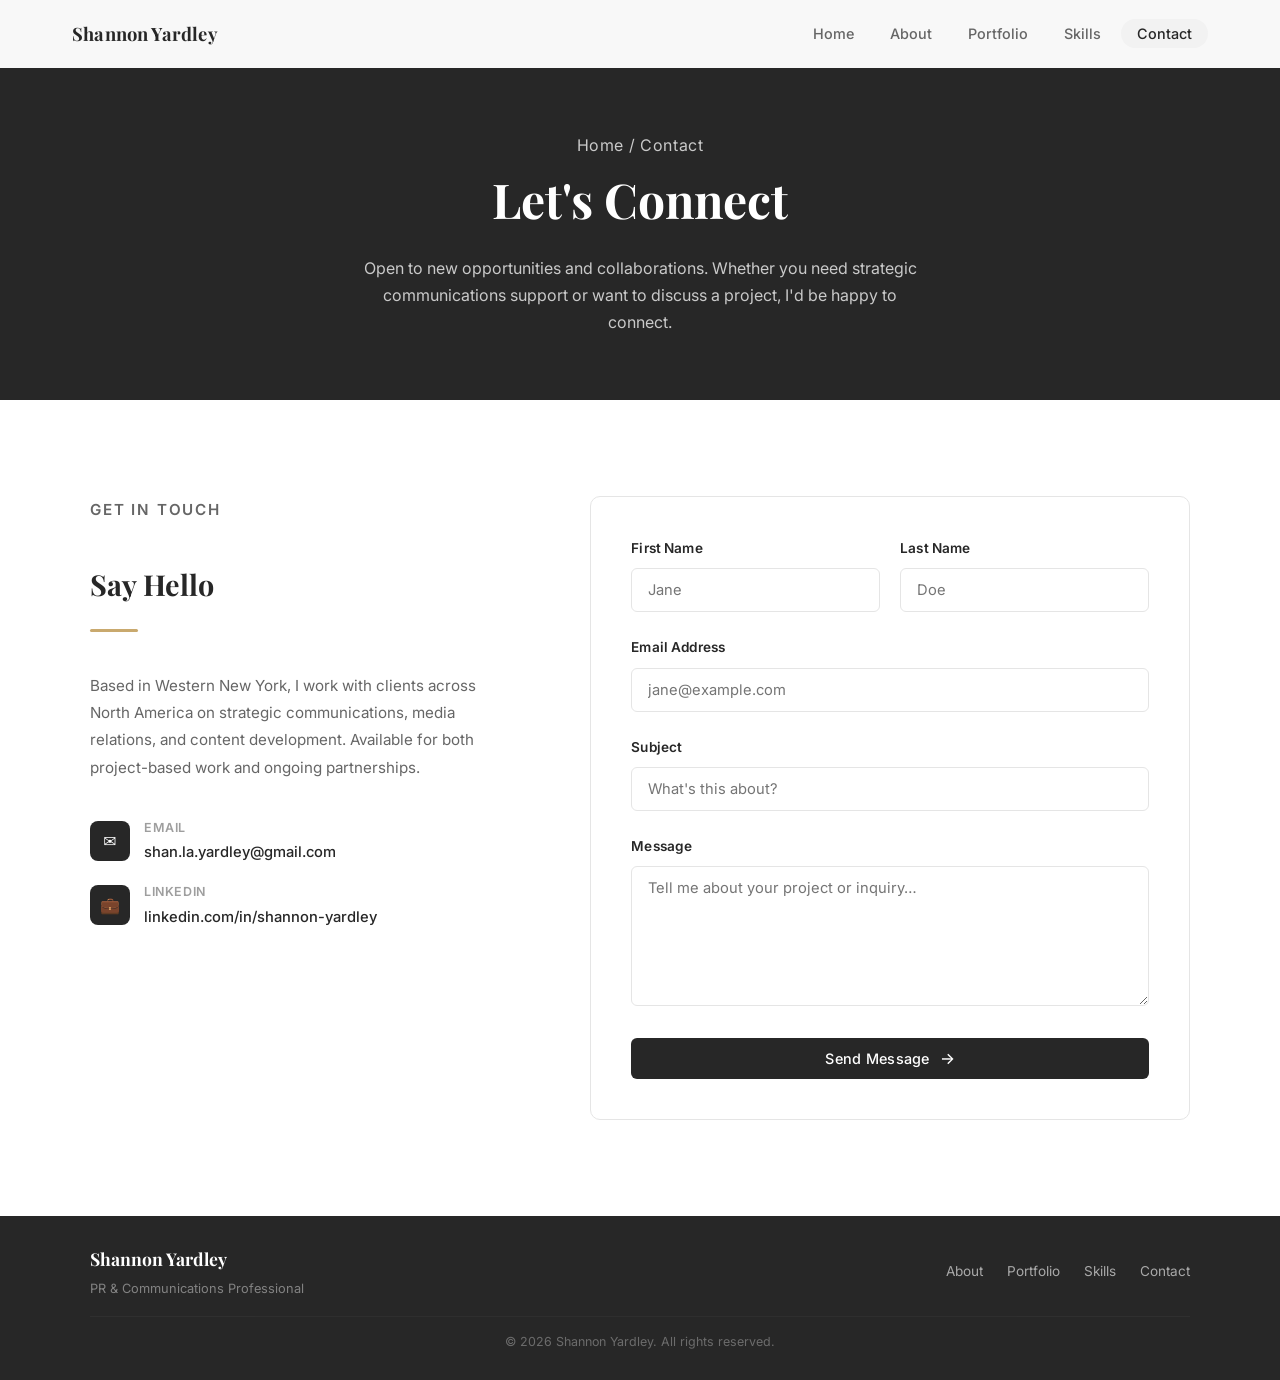
<file: contact.html>
<!DOCTYPE html>
<html lang="en">
<head>
  <meta charset="UTF-8" />
  <meta name="viewport" content="width=device-width, initial-scale=1.0" />
  <title>Contact — Shannon Yardley</title>
  <link rel="icon" href="assets/images/favicon.ico" type="image/x-icon">
  <meta name="description" content="Get in touch with Shannon Yardley, PR & Communications Professional." />

  <!-- Canonical -->
  <link rel="canonical" href="https://shannonyardley.com/contact.html" />

  <!-- Open Graph -->
  <meta property="og:type"        content="website" />
  <meta property="og:url"         content="https://shannonyardley.com/contact.html" />
  <meta property="og:title"       content="Contact — Shannon Yardley" />
  <meta property="og:description" content="Get in touch with Shannon Yardley, PR & Communications Professional." />
  <meta property="og:image"       content="https://shannonyardley.com/assets/images/hero.jpg" />

  <!-- Twitter Card -->
  <meta name="twitter:card"        content="summary_large_image" />
  <meta name="twitter:title"       content="Contact — Shannon Yardley" />
  <meta name="twitter:description" content="Get in touch with Shannon Yardley, PR & Communications Professional." />
  <meta name="twitter:image"       content="https://shannonyardley.com/assets/images/hero.jpg" />

  <link rel="stylesheet" href="css/style.css" />
</head>
<body>

  <!-- NAVBAR -->
  <nav class="navbar" aria-label="Main navigation">
    <div class="nav-container">
      <a href="index.html" class="nav-logo">Shannon Yardley</a>
      <button type="button" class="nav-toggle" aria-label="Toggle navigation" aria-expanded="false">
        <span></span><span></span><span></span>
      </button>
      <ul class="nav-links" role="list">
        <li><a href="index.html">Home</a></li>
        <li><a href="about.html">About</a></li>
        <li><a href="portfolio/index.html">Portfolio</a></li>
        <li><a href="skills.html">Skills</a></li>
        <li><a href="contact.html" class="active">Contact</a></li>
      </ul>
    </div>
  </nav>

  <!-- PAGE HEADER -->
  <header class="page-header">
    <p class="breadcrumb"><a href="index.html">Home</a> / Contact</p>
    <h1>Let's Connect</h1>
    <p>Open to new opportunities and collaborations. Whether you need strategic communications support or want to discuss a project, I'd be happy to connect. </p>
  </header>

  <!-- CONTACT SECTION -->
  <section class="section">
    <div class="container">
      <div class="contact-grid">

        <!-- Left: Info -->
        <div class="contact-info">
          <p class="section-label">Get In Touch</p>
          <h2>Say Hello</h2>
          <div class="divider"></div>
          <p>
            Based in Western New York, I work with clients across North America on strategic communications, media relations, and content development. Available for both project-based work and ongoing partnerships.
          </p>

          <div class="contact-links">
            <div class="contact-link-item">
              <div class="icon-wrap" aria-hidden="true">✉️</div>
              <div>
                <div style="font-size:0.78rem;color:var(--gray-400);margin-bottom:2px;font-weight:600;letter-spacing:0.05em;text-transform:uppercase;">Email</div>
                <a href="mailto:shan.la.yardley@gmail.com">shan.la.yardley@gmail.com</a>
              </div>
            </div>

            <div class="contact-link-item">
              <div class="icon-wrap" aria-hidden="true">💼</div>
              <div>
                <div style="font-size:0.78rem;color:var(--gray-400);margin-bottom:2px;font-weight:600;letter-spacing:0.05em;text-transform:uppercase;">LinkedIn</div>
                <a href="https://www.linkedin.com/in/shannon-yardley/" target="_blank" rel="noopener noreferrer">
                  linkedin.com/in/shannon-yardley
                </a>
              </div>
            </div>
          </div>
        </div>

        <!-- Right: Form -->
        <div class="contact-form">
          <form id="contactForm" novalidate>
            <div class="form-row">
              <div class="form-group">
                <label for="firstName">First Name</label>
                <input type="text" id="firstName" name="firstName" placeholder="Jane" required />
              </div>
              <div class="form-group">
                <label for="lastName">Last Name</label>
                <input type="text" id="lastName" name="lastName" placeholder="Doe" required />
              </div>
            </div>

            <div class="form-group">
              <label for="email">Email Address</label>
              <input type="email" id="email" name="email" placeholder="jane@example.com" required />
            </div>

            <div class="form-group">
              <label for="subject">Subject</label>
              <input type="text" id="subject" name="subject" placeholder="What's this about?" />
            </div>

            <div class="form-group">
              <label for="message">Message</label>
              <textarea id="message" name="message" placeholder="Tell me about your project or inquiry…" required></textarea>
            </div>

            <div class="cf-turnstile"
              data-sitekey="0x4AAAAAACp-GoIh4ImrDb8U"
              data-theme="light"
              data-retry="auto"
              data-retry-interval="2000"
              data-callback="onTurnstileSuccess"
              data-error-callback="onTurnstileError"
              data-expired-callback="onTurnstileExpired"></div>

            <button type="submit" class="btn btn-dark" style="width:100%;justify-content:center;">
              Send Message <span class="arrow">→</span>
            </button>

            <div id="formSuccess" class="form-success" role="status">
              ✓ Thank you! Your message has been sent. I'll be in touch soon.
            </div>
            <div id="formError" class="form-error" role="alert">
              Something went wrong — please try again or email me directly.
            </div>
          </form>
        </div>

      </div>
    </div>
  </section>

  <!-- FOOTER -->
  <footer class="footer">
    <div class="footer-inner">
      <div>
        <div class="footer-brand">Shannon Yardley</div>
        <div class="footer-tagline">PR &amp; Communications Professional</div>
      </div>
      <nav class="footer-links" aria-label="Footer navigation">
        <a href="about.html">About</a>
        <a href="portfolio/index.html">Portfolio</a>
        <a href="skills.html">Skills</a>
        <a href="contact.html">Contact</a>
      </nav>
    </div>
    <p class="footer-copy">&copy; <span id="year"></span> Shannon Yardley. All rights reserved.</p>
  </footer>

  <script src="https://challenges.cloudflare.com/turnstile/v0/api.js" async defer></script>
  <script src="js/main.js"></script>
  <script>document.getElementById('year').textContent = new Date().getFullYear();</script>
</body>
</html>
</file>
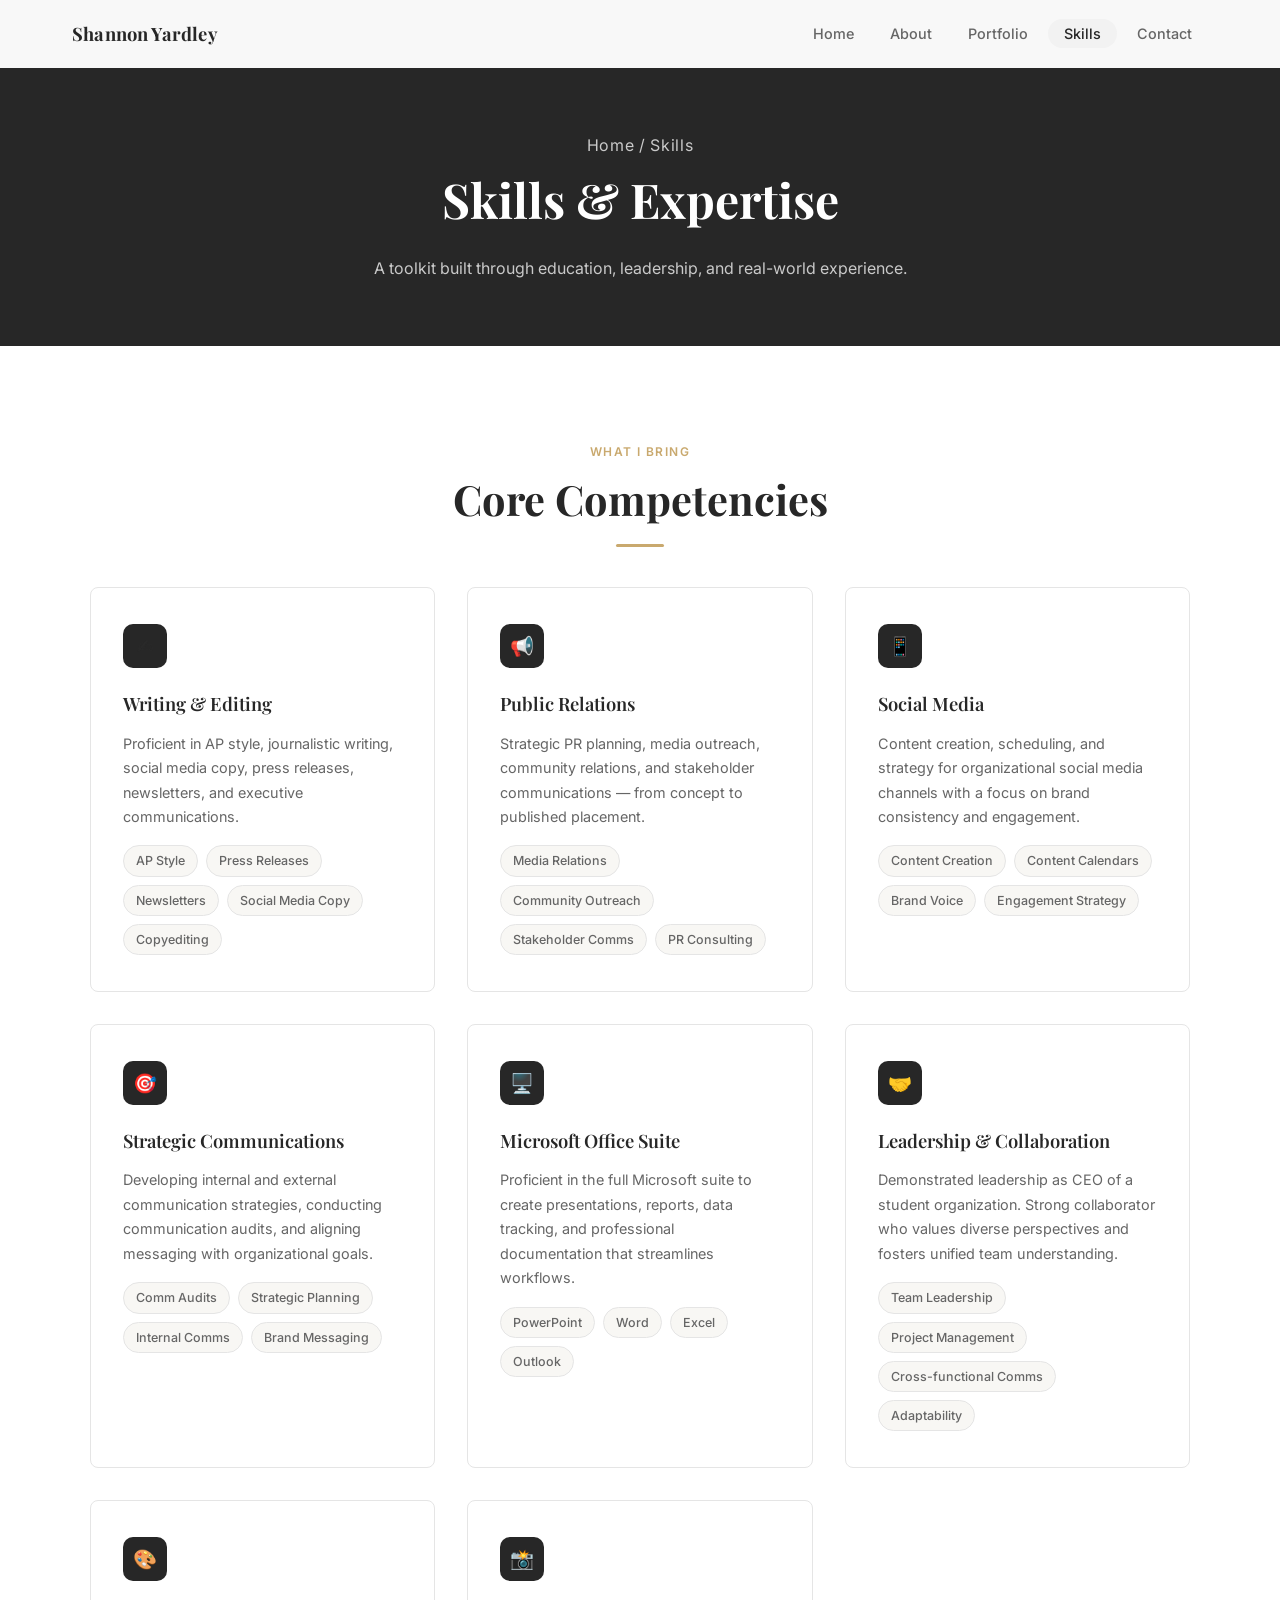
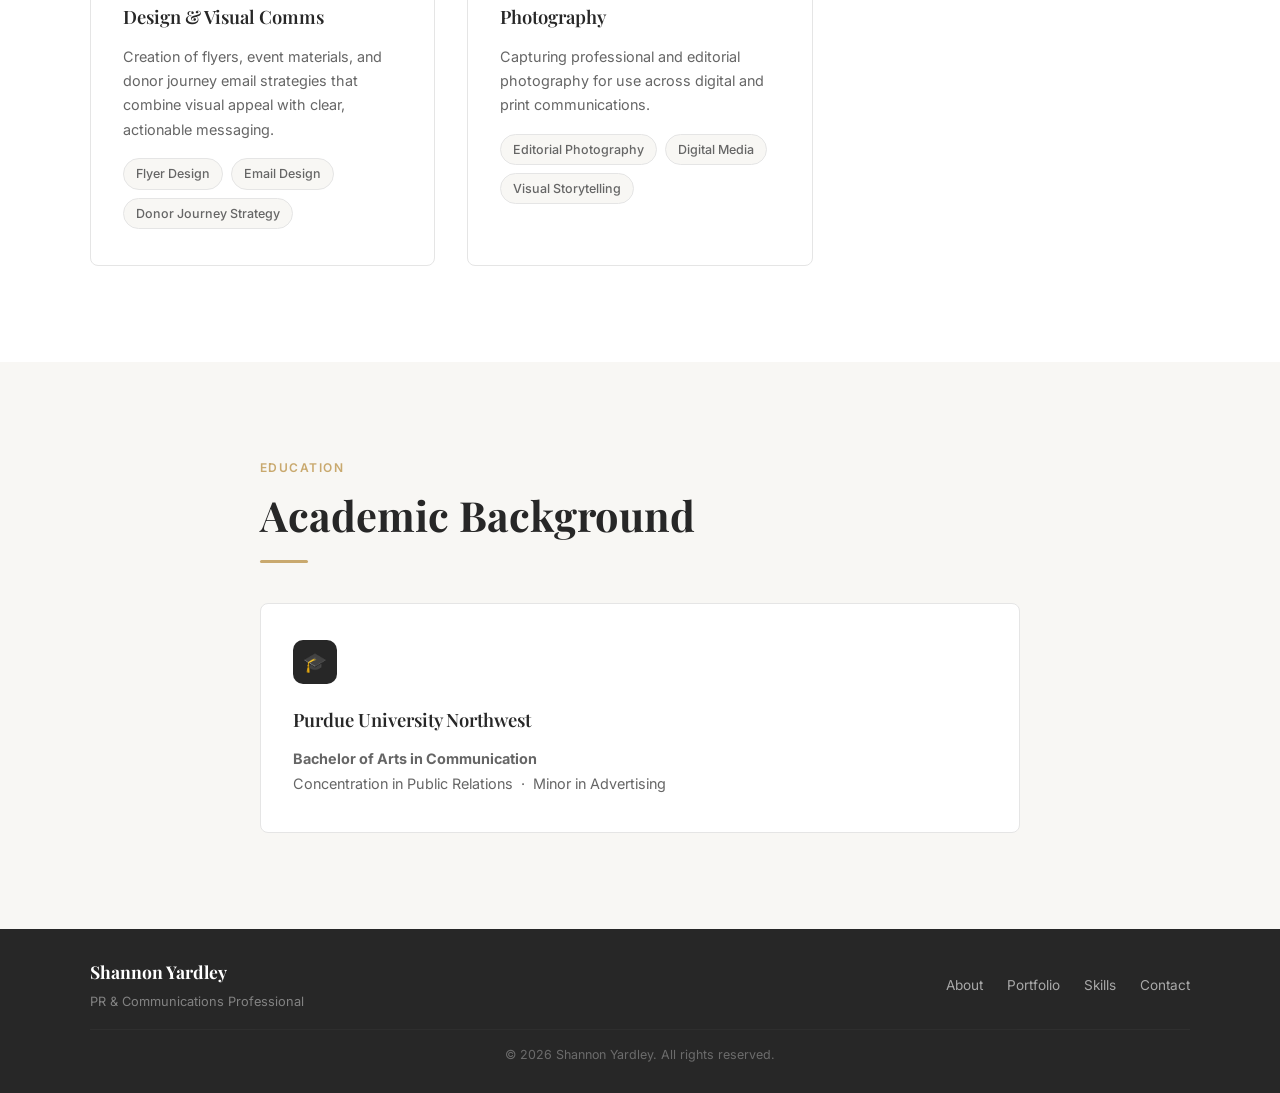
<file: skills.html>
<!DOCTYPE html>
<html lang="en">
<head>
  <meta charset="UTF-8" />
  <meta name="viewport" content="width=device-width, initial-scale=1.0" />
  <title>Skills — Shannon Yardley</title>
  <link rel="icon" href="assets/images/favicon.ico" type="image/x-icon">
  <meta name="description" content="Shannon Yardley's professional skills in PR, communications, writing, and digital media." />

  <!-- Canonical -->
  <link rel="canonical" href="https://shannonyardley.com/skills.html" />

  <!-- Open Graph -->
  <meta property="og:type"        content="website" />
  <meta property="og:url"         content="https://shannonyardley.com/skills.html" />
  <meta property="og:title"       content="Skills — Shannon Yardley" />
  <meta property="og:description" content="Shannon Yardley's professional skills in PR, communications, writing, and digital media." />
  <meta property="og:image"       content="https://shannonyardley.com/assets/images/hero.jpg" />

  <!-- Twitter Card -->
  <meta name="twitter:card"        content="summary_large_image" />
  <meta name="twitter:title"       content="Skills — Shannon Yardley" />
  <meta name="twitter:description" content="Shannon Yardley's professional skills in PR, communications, writing, and digital media." />
  <meta name="twitter:image"       content="https://shannonyardley.com/assets/images/hero.jpg" />

  <link rel="stylesheet" href="css/style.css" />
</head>
<body>

  <!-- NAVBAR -->
  <nav class="navbar" aria-label="Main navigation">
    <div class="nav-container">
      <a href="index.html" class="nav-logo">Shannon Yardley</a>
      <button type="button" class="nav-toggle" aria-label="Toggle navigation" aria-expanded="false">
        <span></span><span></span><span></span>
      </button>
      <ul class="nav-links" role="list">
        <li><a href="index.html">Home</a></li>
        <li><a href="about.html">About</a></li>
        <li><a href="portfolio/index.html">Portfolio</a></li>
        <li><a href="skills.html" class="active">Skills</a></li>
        <li><a href="contact.html">Contact</a></li>
      </ul>
    </div>
  </nav>

  <!-- PAGE HEADER -->
  <header class="page-header">
    <p class="breadcrumb"><a href="index.html">Home</a> / Skills</p>
    <h1>Skills &amp; Expertise</h1>
    <p>A toolkit built through education, leadership, and real-world experience.</p>
  </header>

  <!-- SKILLS -->
  <section class="section">
    <div class="container">

      <div class="text-center">
        <p class="section-label">What I Bring</p>
        <h2 class="section-title">Core Competencies</h2>
        <div class="divider divider-center"></div>
      </div>

      <div class="skills-grid">

        <div class="skill-card">
          <div class="skill-card-icon">✍️</div>
          <h3>Writing &amp; Editing</h3>
          <p>Proficient in AP style, journalistic writing, social media copy, press releases, newsletters, and executive communications.</p>
          <div class="skill-tags">
            <span class="skill-tag">AP Style</span>
            <span class="skill-tag">Press Releases</span>
            <span class="skill-tag">Newsletters</span>
            <span class="skill-tag">Social Media Copy</span>
            <span class="skill-tag">Copyediting</span>
          </div>
        </div>

        <div class="skill-card">
          <div class="skill-card-icon">📢</div>
          <h3>Public Relations</h3>
          <p>Strategic PR planning, media outreach, community relations, and stakeholder communications — from concept to published placement.</p>
          <div class="skill-tags">
            <span class="skill-tag">Media Relations</span>
            <span class="skill-tag">Community Outreach</span>
            <span class="skill-tag">Stakeholder Comms</span>
            <span class="skill-tag">PR Consulting</span>
          </div>
        </div>

        <div class="skill-card">
          <div class="skill-card-icon">📱</div>
          <h3>Social Media</h3>
          <p>Content creation, scheduling, and strategy for organizational social media channels with a focus on brand consistency and engagement.</p>
          <div class="skill-tags">
            <span class="skill-tag">Content Creation</span>
            <span class="skill-tag">Content Calendars</span>
            <span class="skill-tag">Brand Voice</span>
            <span class="skill-tag">Engagement Strategy</span>
          </div>
        </div>

        <div class="skill-card">
          <div class="skill-card-icon">🎯</div>
          <h3>Strategic Communications</h3>
          <p>Developing internal and external communication strategies, conducting communication audits, and aligning messaging with organizational goals.</p>
          <div class="skill-tags">
            <span class="skill-tag">Comm Audits</span>
            <span class="skill-tag">Strategic Planning</span>
            <span class="skill-tag">Internal Comms</span>
            <span class="skill-tag">Brand Messaging</span>
          </div>
        </div>

        <div class="skill-card">
          <div class="skill-card-icon">🖥️</div>
          <h3>Microsoft Office Suite</h3>
          <p>Proficient in the full Microsoft suite to create presentations, reports, data tracking, and professional documentation that streamlines workflows.</p>
          <div class="skill-tags">
            <span class="skill-tag">PowerPoint</span>
            <span class="skill-tag">Word</span>
            <span class="skill-tag">Excel</span>
            <span class="skill-tag">Outlook</span>
          </div>
        </div>

        <div class="skill-card">
          <div class="skill-card-icon">🤝</div>
          <h3>Leadership &amp; Collaboration</h3>
          <p>Demonstrated leadership as CEO of a student organization. Strong collaborator who values diverse perspectives and fosters unified team understanding.</p>
          <div class="skill-tags">
            <span class="skill-tag">Team Leadership</span>
            <span class="skill-tag">Project Management</span>
            <span class="skill-tag">Cross-functional Comms</span>
            <span class="skill-tag">Adaptability</span>
          </div>
        </div>

        <div class="skill-card">
          <div class="skill-card-icon">🎨</div>
          <h3>Design &amp; Visual Comms</h3>
          <p>Creation of flyers, event materials, and donor journey email strategies that combine visual appeal with clear, actionable messaging.</p>
          <div class="skill-tags">
            <span class="skill-tag">Flyer Design</span>
            <span class="skill-tag">Email Design</span>
            <span class="skill-tag">Donor Journey Strategy</span>
          </div>
        </div>

        <div class="skill-card">
          <div class="skill-card-icon">📸</div>
          <h3>Photography</h3>
          <p>Capturing professional and editorial photography for use across digital and print communications.</p>
          <div class="skill-tags">
            <span class="skill-tag">Editorial Photography</span>
            <span class="skill-tag">Digital Media</span>
            <span class="skill-tag">Visual Storytelling</span>
          </div>
        </div>

      </div>
    </div>
  </section>

  <!-- EDUCATION -->
  <section class="section section-alt">
    <div class="container container-narrow">
      <p class="section-label">Education</p>
      <h2 class="section-title">Academic Background</h2>
      <div class="divider"></div>

      <div class="skill-card">
        <div class="skill-card-icon">🎓</div>
        <h3>Purdue University Northwest</h3>
        <p>
          <strong>Bachelor of Arts in Communication</strong><br />
          Concentration in Public Relations &nbsp;·&nbsp; Minor in Advertising
        </p>
      </div>
    </div>
  </section>

  <!-- FOOTER -->
  <footer class="footer">
    <div class="footer-inner">
      <div>
        <div class="footer-brand">Shannon Yardley</div>
        <div class="footer-tagline">PR &amp; Communications Professional</div>
      </div>
      <nav class="footer-links" aria-label="Footer navigation">
        <a href="about.html">About</a>
        <a href="portfolio/index.html">Portfolio</a>
        <a href="skills.html">Skills</a>
        <a href="contact.html">Contact</a>
      </nav>
    </div>
    <p class="footer-copy">&copy; <span id="year"></span> Shannon Yardley. All rights reserved.</p>
  </footer>

  <script src="js/main.js"></script>
  <script>document.getElementById('year').textContent = new Date().getFullYear();</script>
</body>
</html>
</file>
<file: css/style.css>
/* ========================================
   SHANNON YARDLEY PORTFOLIO
   Global Styles
   ======================================== */

@import url('https://fonts.googleapis.com/css2?family=Playfair+Display:wght@400;600;700;900&family=Inter:wght@300;400;500;600&display=swap');

/* --- Reset & Base --- */
*, *::before, *::after {
  box-sizing: border-box;
  margin: 0;
  padding: 0;
}

:root {
  --navy:      #272727;
  --navy-mid:  #3b3b3b;
  --gold:      #C9A96E;
  --gold-light:#D4B97E;
  --white:     #FFFFFF;
  --off-white: #F8F7F4;
  --gray-100:  #F2F2F2;
  --gray-200:  #E5E5E5;
  --gray-400:  #9E9E9E;
  --gray-600:  #666666;
  --text:      #2A2A2A;
  --font-serif: 'Playfair Display', Georgia, serif;
  --font-sans:  'Inter', system-ui, sans-serif;
  --nav-height: 68px;
  --transition: 0.25s ease;
}

html {
  scroll-behavior: smooth;
}

body {
  font-family: var(--font-sans);
  color: var(--text);
  background: var(--white);
  line-height: 1.7;
  -webkit-font-smoothing: antialiased;
  display: flex;
  flex-direction: column;
  min-height: 100vh;
}

img {
  max-width: 100%;
  display: block;
}

a {
  text-decoration: none;
  color: inherit;
}

ul {
  list-style: none;
}

/* ========================================
   NAVIGATION
   ======================================== */

.navbar {
  position: fixed;
  top: 0;
  left: 0;
  right: 0;
  z-index: 1000;
  height: var(--nav-height);
  background: rgba(255, 255, 255, 0.97);
  backdrop-filter: blur(8px);
  border-bottom: 1px solid transparent;
  display: flex;
  align-items: center;
  transition: border-color var(--transition), box-shadow var(--transition);
}

.navbar.scrolled {
  border-bottom-color: var(--gray-200);
  box-shadow: 0 2px 16px rgba(0,0,0,0.06);
}

.nav-container {
  width: 100%;
  max-width: 1200px;
  margin: 0 auto;
  padding: 0 32px;
  display: flex;
  align-items: center;
  justify-content: space-between;
}

.nav-logo {
  font-family: var(--font-serif);
  font-weight: 700;
  font-size: 1.15rem;
  color: var(--navy);
  letter-spacing: 0.01em;
}

.nav-links {
  display: flex;
  align-items: center;
  gap: 4px;
}

.nav-links a {
  font-size: 0.9rem;
  font-weight: 500;
  color: var(--gray-600);
  padding: 6px 16px;
  border-radius: 100px;
  transition: background var(--transition), color var(--transition);
}

.nav-links a:hover {
  background: var(--gray-100);
  color: var(--navy);
}

.nav-links a.active {
  background: var(--gray-100);
  color: var(--navy);
}

/* Hamburger */
.nav-toggle {
  display: none;
  flex-direction: column;
  gap: 5px;
  cursor: pointer;
  padding: 4px;
  background: none;
  border: none;
}

.nav-toggle span {
  display: block;
  width: 24px;
  height: 2px;
  background: var(--navy);
  border-radius: 2px;
  transition: transform var(--transition), opacity var(--transition);
  pointer-events: none;
}

.nav-toggle.open span:nth-child(1) { transform: translateY(7px) rotate(45deg); }
.nav-toggle.open span:nth-child(2) { opacity: 0; }
.nav-toggle.open span:nth-child(3) { transform: translateY(-7px) rotate(-45deg); }


/* ========================================
   HERO SECTION (index.html)
   ======================================== */

.hero {
  position: relative;
  flex: 1;
  min-height: 75vh;
  display: flex;
  align-items: center;
  justify-content: center;
  text-align: center;
  overflow: hidden;
  color: var(--white);
}

.hero-bg {
  position: absolute;
  inset: 0;
  background-image: url('../assets/images/hero.jpg');
  background-size: cover;
  background-position: center 20%;
  background-repeat: no-repeat;
}

.hero-overlay {
  position: absolute;
  inset: 0;
  background: linear-gradient(
    to bottom,
    rgba(10, 22, 16, 0.45) 0%,
    rgba(10, 22, 16, 0.65) 50%,
    rgba(10, 22, 16, 0.80) 100%
  );
}

.hero-content {
  position: relative;
  z-index: 1;
  max-width: 720px;
  padding: 0 24px;
}

.hero-content h1 {
  font-family: var(--font-serif);
  font-size: clamp(2.8rem, 6vw, 5rem);
  font-weight: 700;
  line-height: 1.1;
  letter-spacing: -0.01em;
  margin-bottom: 14px;
  text-shadow: 0 2px 16px rgba(0, 0, 0, 0.5);
}

.hero-content .tagline {
  font-size: clamp(0.95rem, 2vw, 1.15rem);
  font-weight: 400;
  letter-spacing: 0.05em;
  text-transform: none;
  margin-bottom: 16px;
  opacity: 0.95;
  text-shadow: 0 1px 8px rgba(0, 0, 0, 0.45);
}

.hero-content .description {
  font-size: clamp(0.85rem, 1.5vw, 1rem);
  font-weight: 300;
  max-width: 540px;
  margin: 0 auto 28px;
  opacity: 0.90;
  line-height: 1.8;
  text-shadow: 0 1px 6px rgba(0, 0, 0, 0.4);
}

/* Buttons */
.btn {
  display: inline-flex;
  align-items: center;
  gap: 10px;
  padding: 14px 32px;
  border-radius: 6px;
  font-family: var(--font-sans);
  font-size: 0.9rem;
  font-weight: 500;
  letter-spacing: 0.02em;
  cursor: pointer;
  border: none;
  transition: all var(--transition);
}

.btn-dark {
  background: var(--navy);
  color: var(--white);
}

.btn-dark:hover {
  background: var(--navy-mid);
  transform: translateY(-1px);
  box-shadow: 0 6px 20px rgba(0,0,0,0.25);
}

.btn-outline {
  background: transparent;
  color: var(--navy);
  border: 1.5px solid var(--navy);
}

.btn-outline:hover {
  background: var(--navy);
  color: var(--white);
}

.btn-gold {
  background: var(--gold);
  color: var(--white);
}

.btn-gold:hover {
  background: var(--gold-light);
  transform: translateY(-1px);
  box-shadow: 0 6px 20px rgba(201, 169, 110, 0.35);
}

.arrow {
  font-size: 1.1em;
  transition: transform var(--transition);
}

.btn:hover .arrow {
  transform: translateX(4px);
}


/* ========================================
   PAGE HEADER (inner pages)
   ======================================== */

.page-header {
  background: var(--navy);
  color: var(--white);
  padding: calc(var(--nav-height) + 64px) 32px 64px;
  text-align: center;
}

.page-header h1 {
  font-family: var(--font-serif);
  font-size: clamp(2rem, 4vw, 3rem);
  font-weight: 700;
  margin-bottom: 14px;
}

.page-header p {
  font-size: 1rem;
  opacity: 0.75;
  max-width: 560px;
  margin: 0 auto;
}

.breadcrumb {
  font-size: 0.8rem;
  opacity: 0.6;
  margin-bottom: 12px;
  letter-spacing: 0.04em;
}

.breadcrumb a:hover {
  opacity: 1;
  text-decoration: underline;
}


/* ========================================
   SECTIONS / LAYOUT
   ======================================== */

.section {
  padding: 96px 32px;
}

.section-alt {
  background: var(--off-white);
}

.container {
  max-width: 1100px;
  margin: 0 auto;
}

.container-narrow {
  max-width: 760px;
  margin: 0 auto;
}

.section-label {
  font-size: 0.75rem;
  font-weight: 600;
  letter-spacing: 0.12em;
  text-transform: uppercase;
  color: var(--gold);
  margin-bottom: 12px;
}

.section-title {
  font-family: var(--font-serif);
  font-size: clamp(1.8rem, 3.5vw, 2.6rem);
  font-weight: 700;
  color: var(--navy);
  line-height: 1.2;
  margin-bottom: 20px;
}

.section-sub {
  font-size: 1rem;
  color: var(--gray-600);
  max-width: 560px;
  line-height: 1.8;
}

.divider {
  width: 48px;
  height: 3px;
  background: var(--gold);
  margin: 20px 0 40px;
  border-radius: 2px;
}

.divider-center {
  margin: 20px auto 40px;
}

.text-center { text-align: center; }
.text-center .section-sub { margin: 0 auto; }


/* ========================================
   ABOUT PAGE
   ======================================== */

.about-grid {
  display: grid;
  grid-template-columns: 1fr 1.6fr;
  gap: 72px;
  align-items: start;
}

.about-photo-wrap {
  position: sticky;
  top: calc(var(--nav-height) + 32px);
}

.about-photo {
  width: 100%;
  aspect-ratio: 3/4;
  object-fit: cover;
  object-position: top center;
  border-radius: 4px;
  box-shadow: 0 20px 60px rgba(0,0,0,0.12);
}

.about-photo-placeholder {
  width: 100%;
  aspect-ratio: 3/4;
  background: var(--gray-200);
  border-radius: 4px;
  display: flex;
  align-items: center;
  justify-content: center;
  color: var(--gray-400);
  font-size: 0.85rem;
}

.about-text p {
  font-size: 1rem;
  line-height: 1.9;
  color: var(--gray-600);
  margin-bottom: 24px;
}

.about-text p:last-child {
  margin-bottom: 0;
}

.about-text .highlight {
  font-family: var(--font-serif);
  font-size: 1.2rem;
  color: var(--navy);
  line-height: 1.7;
  font-style: italic;
}


/* ========================================
   SKILLS PAGE
   ======================================== */

.skills-grid {
  display: grid;
  grid-template-columns: repeat(auto-fit, minmax(280px, 1fr));
  gap: 32px;
}

.skill-card {
  background: var(--white);
  border: 1px solid var(--gray-200);
  border-radius: 8px;
  padding: 36px 32px;
  transition: box-shadow var(--transition), transform var(--transition);
}

.skill-card:hover {
  box-shadow: 0 12px 40px rgba(0,0,0,0.08);
  transform: translateY(-3px);
}

.skill-card-icon {
  width: 44px;
  height: 44px;
  background: var(--navy);
  border-radius: 10px;
  display: flex;
  align-items: center;
  justify-content: center;
  margin-bottom: 20px;
  font-size: 1.2rem;
}

.skill-card h3 {
  font-family: var(--font-serif);
  font-size: 1.15rem;
  font-weight: 600;
  color: var(--navy);
  margin-bottom: 12px;
}

.skill-card p {
  font-size: 0.9rem;
  color: var(--gray-600);
  line-height: 1.7;
}

.skill-tags {
  display: flex;
  flex-wrap: wrap;
  gap: 8px;
  margin-top: 16px;
}

.skill-tag {
  font-size: 0.78rem;
  font-weight: 500;
  padding: 4px 12px;
  background: var(--off-white);
  border: 1px solid var(--gray-200);
  border-radius: 100px;
  color: var(--gray-600);
}


/* ========================================
   PORTFOLIO PAGE
   ======================================== */

.portfolio-grid {
  display: grid;
  grid-template-columns: repeat(auto-fit, minmax(300px, 1fr));
  gap: 32px;
}

.portfolio-card {
  display: block;
  background: var(--white);
  border: 1px solid var(--gray-200);
  border-radius: 8px;
  overflow: hidden;
  transition: box-shadow var(--transition), transform var(--transition);
  color: inherit;
}

.portfolio-card:hover {
  box-shadow: 0 16px 48px rgba(0,0,0,0.10);
  transform: translateY(-4px);
}

.portfolio-card-thumb {
  aspect-ratio: 16/9;
  background: var(--navy);
  overflow: hidden;
  position: relative;
}

.portfolio-card-thumb img {
  width: 100%;
  height: 100%;
  object-fit: cover;
  transition: transform 0.4s ease;
}

.portfolio-card:hover .portfolio-card-thumb img {
  transform: scale(1.04);
}

.portfolio-card-thumb-placeholder {
  width: 100%;
  height: 100%;
  display: flex;
  align-items: center;
  justify-content: center;
  font-size: 2.5rem;
}

.portfolio-card-body {
  padding: 28px;
}

.portfolio-card-tag {
  font-size: 0.72rem;
  font-weight: 600;
  letter-spacing: 0.1em;
  text-transform: uppercase;
  color: var(--gold);
  margin-bottom: 8px;
}

.portfolio-card-body h3 {
  font-family: var(--font-serif);
  font-size: 1.2rem;
  font-weight: 600;
  color: var(--navy);
  margin-bottom: 10px;
  line-height: 1.3;
}

.portfolio-card-body p {
  font-size: 0.88rem;
  color: var(--gray-600);
  line-height: 1.7;
}

.portfolio-card-footer {
  padding: 0 28px 24px;
  display: flex;
  align-items: center;
  justify-content: space-between;
}

.card-link {
  font-size: 0.85rem;
  font-weight: 600;
  color: var(--navy);
  display: flex;
  align-items: center;
  gap: 6px;
  transition: gap var(--transition);
}

.portfolio-card:hover .card-link {
  gap: 10px;
}


/* ========================================
   PROJECT DETAIL PAGE (sub-portfolio)
   ======================================== */

.project-list {
  display: flex;
  flex-direction: column;
  gap: 40px;
}

.project-item {
  background: var(--white);
  border: 1px solid var(--gray-200);
  border-radius: 8px;
  overflow: hidden;
}

.project-item-header {
  padding: 32px 36px 24px;
  border-bottom: 1px solid var(--gray-200);
}

.project-item-header h3 {
  font-family: var(--font-serif);
  font-size: 1.35rem;
  font-weight: 600;
  color: var(--navy);
  margin-bottom: 8px;
}

.project-meta {
  display: flex;
  flex-wrap: wrap;
  gap: 12px;
  font-size: 0.82rem;
  color: var(--gray-400);
  margin-bottom: 16px;
}

.project-meta span {
  display: flex;
  align-items: center;
  gap: 4px;
}

.project-item-body {
  padding: 24px 36px;
}

.project-item-body p {
  font-size: 0.95rem;
  color: var(--gray-600);
  line-height: 1.8;
  margin-bottom: 20px;
}

.project-downloads {
  display: flex;
  flex-wrap: wrap;
  gap: 12px;
  margin-top: 8px;
}

.download-btn {
  display: inline-flex;
  align-items: center;
  gap: 8px;
  padding: 10px 20px;
  background: var(--off-white);
  border: 1px solid var(--gray-200);
  border-radius: 6px;
  font-size: 0.85rem;
  font-weight: 500;
  color: var(--navy);
  transition: background var(--transition), border-color var(--transition);
  cursor: pointer;
}

.download-btn:hover {
  background: var(--navy);
  color: var(--white);
  border-color: var(--navy);
}

.download-btn svg {
  flex-shrink: 0;
}


/* ========================================
   CONTACT PAGE
   ======================================== */

.contact-grid {
  display: grid;
  grid-template-columns: 1fr 1.4fr;
  gap: 72px;
  align-items: start;
}

.contact-info h2 {
  font-family: var(--font-serif);
  font-size: 1.8rem;
  color: var(--navy);
  margin-bottom: 16px;
}

.contact-info p {
  font-size: 0.95rem;
  color: var(--gray-600);
  line-height: 1.8;
  margin-bottom: 36px;
}

.contact-links {
  display: flex;
  flex-direction: column;
  gap: 16px;
}

.contact-link-item {
  display: flex;
  align-items: center;
  gap: 14px;
  font-size: 0.92rem;
  color: var(--text);
}

.contact-link-item .icon-wrap {
  width: 40px;
  height: 40px;
  background: var(--navy);
  border-radius: 8px;
  display: flex;
  align-items: center;
  justify-content: center;
  flex-shrink: 0;
  color: var(--white);
  font-size: 1rem;
}

.contact-link-item a {
  color: var(--navy);
  font-weight: 500;
  transition: color var(--transition);
}

.contact-link-item a:hover {
  color: var(--gold);
}

/* Contact Form */
.contact-form {
  background: var(--white);
  border: 1px solid var(--gray-200);
  border-radius: 10px;
  padding: 40px;
}

.form-group {
  margin-bottom: 24px;
}

.form-row {
  display: grid;
  grid-template-columns: 1fr 1fr;
  gap: 20px;
}

label {
  display: block;
  font-size: 0.85rem;
  font-weight: 600;
  color: var(--navy);
  margin-bottom: 8px;
  letter-spacing: 0.01em;
}

input[type="text"],
input[type="email"],
input[type="tel"],
textarea,
select {
  width: 100%;
  padding: 12px 16px;
  border: 1.5px solid var(--gray-200);
  border-radius: 6px;
  font-family: var(--font-sans);
  font-size: 0.92rem;
  color: var(--text);
  background: var(--white);
  transition: border-color var(--transition), box-shadow var(--transition);
  outline: none;
  -webkit-appearance: none;
  appearance: none;
}

input:focus,
textarea:focus,
select:focus {
  border-color: var(--navy);
  box-shadow: 0 0 0 3px rgba(28, 28, 46, 0.08);
}

textarea {
  min-height: 140px;
  resize: vertical;
}

.form-success {
  display: none;
  background: #EDF7F0;
  border: 1px solid #A8D5B5;
  color: #2D6A42;
  border-radius: 6px;
  padding: 16px 20px;
  font-size: 0.9rem;
  margin-top: 16px;
}

.form-success.show {
  display: block;
}

.form-error {
  display: none;
  background: #FDF2F2;
  border: 1px solid #F5C6C6;
  color: #8B2020;
  border-radius: 6px;
  padding: 16px 20px;
  font-size: 0.9rem;
  margin-top: 16px;
}

.form-error.show {
  display: block;
}

.cf-turnstile {
  margin-bottom: 16px;
}


/* ========================================
   FOOTER
   ======================================== */

.footer {
  background: var(--navy);
  color: rgba(255,255,255,0.7);
  padding: 28px 32px;
}

.footer-inner {
  max-width: 1100px;
  margin: 0 auto;
  display: flex;
  align-items: center;
  justify-content: space-between;
  flex-wrap: wrap;
  gap: 24px;
}

.footer-brand {
  font-family: var(--font-serif);
  font-size: 1.1rem;
  font-weight: 700;
  color: var(--white);
}

.footer-tagline {
  font-size: 0.8rem;
  margin-top: 4px;
  opacity: 0.6;
}

.footer-links {
  display: flex;
  gap: 24px;
}

.footer-links a {
  font-size: 0.85rem;
  color: rgba(255,255,255,0.6);
  transition: color var(--transition);
}

.footer-links a:hover {
  color: var(--white);
}

.footer-copy {
  font-size: 0.78rem;
  opacity: 0.45;
  text-align: center;
  margin-top: 16px;
  max-width: 1100px;
  margin-left: auto;
  margin-right: auto;
  padding-top: 14px;
  border-top: 1px solid rgba(255,255,255,0.08);
}


/* ========================================
   UTILITIES
   ======================================== */

.mt-8  { margin-top: 8px;  }
.mt-16 { margin-top: 16px; }
.mt-24 { margin-top: 24px; }
.mt-40 { margin-top: 40px; }
.mb-0  { margin-bottom: 0; }

.visually-hidden {
  position: absolute;
  width: 1px; height: 1px;
  overflow: hidden;
  clip: rect(0,0,0,0);
  white-space: nowrap;
}


/* ========================================
   RESPONSIVE
   ======================================== */

/* ── Small desktop / laptop (e.g. 14" HiDPI at ~1280px CSS) ── */
@media (max-width: 1200px) {
  .nav-container {
    padding: 0 24px;
  }

  .section {
    padding: 72px 24px;
  }

  .page-header {
    padding: calc(var(--nav-height) + 40px) 24px 40px;
  }

  .about-grid {
    gap: 48px;
  }

  .contact-grid {
    gap: 48px;
  }

  .contact-form {
    padding: 32px;
  }

  .skill-card {
    padding: 28px 24px;
  }

  .hero-content h1 {
    font-size: clamp(2.5rem, 5vw, 4rem);
  }
}

@media (max-width: 900px) {
  .about-grid,
  .contact-grid {
    grid-template-columns: 1fr;
    gap: 48px;
  }

  .about-photo-wrap {
    position: static;
    max-width: 320px;
  }

  .about-photo,
  .about-photo-placeholder {
    aspect-ratio: 4/3;
  }
}

@media (max-width: 700px) {
  .section { padding: 64px 20px; }

  .nav-links {
    display: none;
    position: fixed;
    top: var(--nav-height);
    left: 0; right: 0;
    background: var(--white);
    flex-direction: column;
    align-items: stretch;
    padding: 16px 20px 24px;
    border-bottom: 1px solid var(--gray-200);
    box-shadow: 0 8px 24px rgba(0,0,0,0.08);
    gap: 4px;
  }

  .nav-links.open {
    display: flex;
  }

  .nav-links a {
    padding: 12px 16px;
    border-radius: 6px;
  }

  .nav-toggle {
    display: flex;
  }

  .footer-inner {
    flex-direction: column;
    align-items: flex-start;
    gap: 16px;
  }

  .form-row {
    grid-template-columns: 1fr;
  }

  .contact-form {
    padding: 28px 22px;
  }

  .project-item-header,
  .project-item-body {
    padding-left: 22px;
    padding-right: 22px;
  }
}

@media (max-width: 480px) {
  .hero-content h1 { font-size: 2.4rem; }
  .portfolio-grid { grid-template-columns: 1fr; }
  .skills-grid    { grid-template-columns: 1fr; }
}

/* ── Short viewport: small laptops with HiDPI scaling (e.g. 14" 2560×1600 at 200%) ── */
@media (max-height: 900px) and (min-width: 701px) {
  .hero-content h1 {
    font-size: clamp(2.2rem, 4.5vw, 3.6rem);
    margin-bottom: 10px;
  }

  .hero-content .tagline {
    margin-bottom: 10px;
  }

  .hero-content .description {
    margin-bottom: 20px;
    font-size: clamp(0.8rem, 1.4vw, 0.92rem);
    line-height: 1.7;
  }

  .btn {
    padding: 11px 26px;
  }
}
</file>
